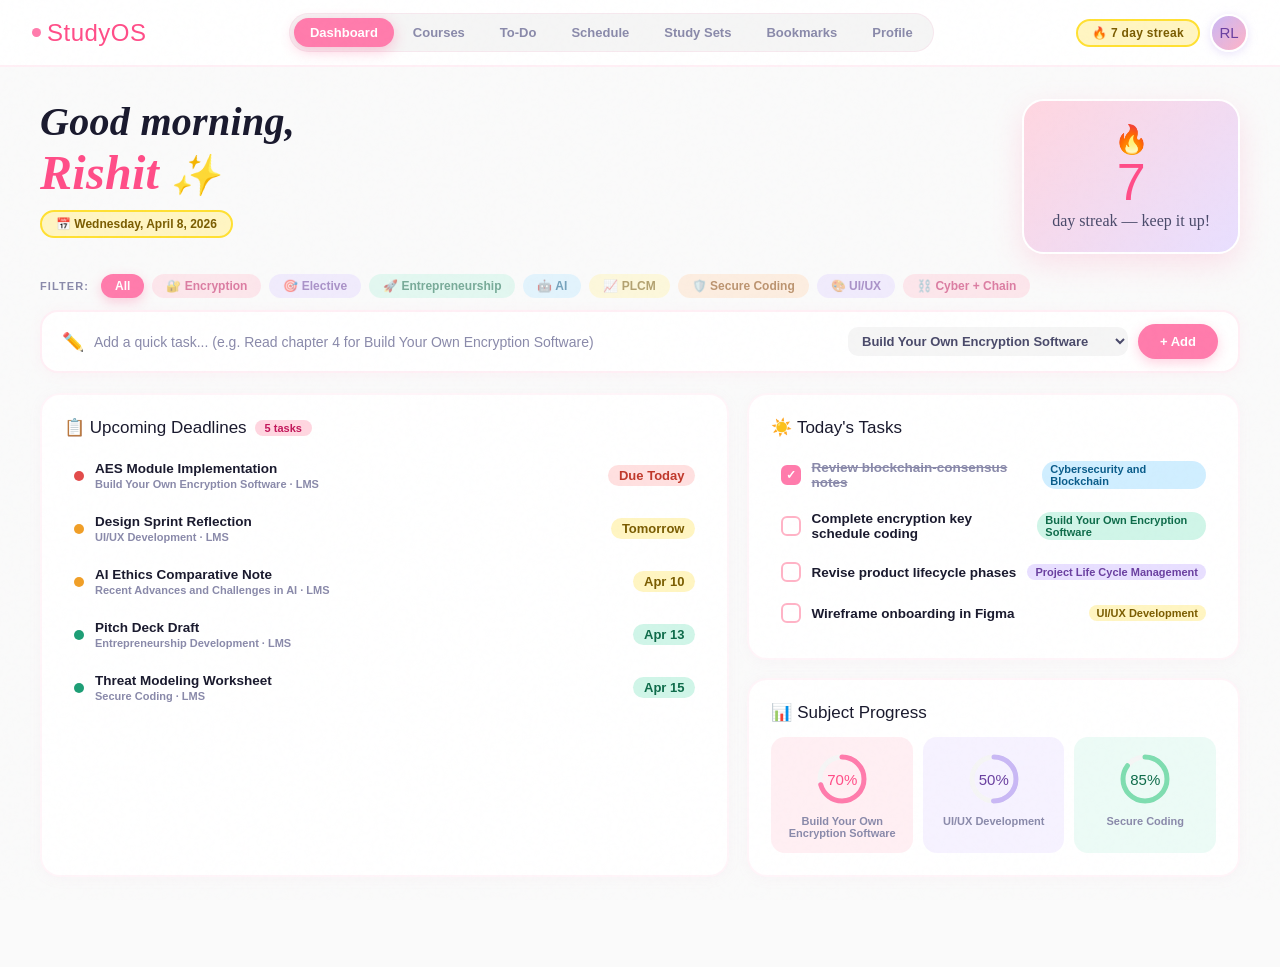
<file: index.html>
<!DOCTYPE html>
<html lang="en">
<head>
<meta charset="UTF-8">
<meta name="viewport" content="width=device-width, initial-scale=1.0">
<meta http-equiv="Content-Security-Policy" content="default-src 'self'; script-src 'self' 'unsafe-inline'; style-src 'self' 'unsafe-inline'; img-src 'self' data: https:; font-src 'self' data:; connect-src 'self'; object-src 'none'; base-uri 'self'; frame-ancestors 'none'; upgrade-insecure-requests">
<meta http-equiv="Referrer-Policy" content="strict-origin-when-cross-origin">
<meta http-equiv="X-Content-Type-Options" content="nosniff">
<title>StudyOS — Your Academic Universe</title>
<link rel="stylesheet" href="assets/css/styles.css">
</head>
<body>

<!-- ============================================================ -->
<!-- NAV -->
<!-- ============================================================ -->
<nav class="nav">
  <div class="nav-logo" onclick="showScreen('dashboard')">
    <span class="logo-dot"></span>
    StudyOS
  </div>
  <div class="nav-tabs">
    <button class="nav-tab active" onclick="showScreen('dashboard')" id="tab-dashboard">Dashboard</button>
    <button class="nav-tab" onclick="showScreen('courses')" id="tab-courses">Courses</button>
    <button class="nav-tab" onclick="showScreen('assignments')" id="tab-assignments">To-Do</button>
    <button class="nav-tab" onclick="showScreen('timetable')" id="tab-timetable">Schedule</button>
    <button class="nav-tab" onclick="showScreen('studysets')" id="tab-studysets">Study Sets</button>
    <button class="nav-tab" onclick="showScreen('bookmarks')" id="tab-bookmarks">Bookmarks</button>
    <button class="nav-tab" onclick="showScreen('profile')" id="tab-profile">Profile</button>
  </div>
  <div class="nav-right">
    <div class="streak-pill">🔥 7 day streak</div>
    <div class="avatar" onclick="showScreen('profile')">RL</div>
  </div>
</nav>

<!-- ============================================================ -->
<!-- SCREEN 1: DASHBOARD -->
<!-- ============================================================ -->
<div class="screen active" id="screen-dashboard">

  <div class="dashboard-hero">
    <div class="greeting-block">
      <h1>Good morning,<br><em>Rishit</em> ✨</h1>
      <div class="date-pill">📅 Wednesday, April 8, 2026</div>
    </div>
    <div class="streak-card-big">
      <div style="font-size:28px;">🔥</div>
      <div class="snum">7</div>
      <div class="slabel">day streak — keep it up!</div>
    </div>
  </div>

  <!-- Subject Filter Chips -->
    <div style="padding:0 40px 12px;display:flex;gap:8px;flex-wrap:wrap;align-items:center;">
    <span style="font-size:11px;font-weight:900;color:var(--text-soft);text-transform:uppercase;letter-spacing:0.1em;margin-right:4px;">Filter:</span>
    <button class="dash-filter-chip active" onclick="filterDashboard(this,'all')" style="background:var(--accent);color:white;border:none;border-radius:50px;padding:5px 14px;font-size:12px;font-weight:800;cursor:pointer;font-family:-apple-system,BlinkMacSystemFont,'Segoe UI',Roboto,Helvetica,Arial,sans-serif;transition:all 0.2s;">All</button>
    <button class="dash-filter-chip" onclick="filterDashboard(this,'Build Your Own Encryption Software')" style="background:var(--pink);color:var(--pink-text);border:none;border-radius:50px;padding:5px 14px;font-size:12px;font-weight:800;cursor:pointer;font-family:-apple-system,BlinkMacSystemFont,'Segoe UI',Roboto,Helvetica,Arial,sans-serif;transition:all 0.2s;">🔐 Encryption</button>
    <button class="dash-filter-chip" onclick="filterDashboard(this,'ATLAS Elective')" style="background:var(--lavender);color:var(--lav-text);border:none;border-radius:50px;padding:5px 14px;font-size:12px;font-weight:800;cursor:pointer;font-family:-apple-system,BlinkMacSystemFont,'Segoe UI',Roboto,Helvetica,Arial,sans-serif;transition:all 0.2s;">🎯 Elective</button>
    <button class="dash-filter-chip" onclick="filterDashboard(this,'Entrepreneurship Development')" style="background:var(--mint);color:var(--mint-text);border:none;border-radius:50px;padding:5px 14px;font-size:12px;font-weight:800;cursor:pointer;font-family:-apple-system,BlinkMacSystemFont,'Segoe UI',Roboto,Helvetica,Arial,sans-serif;transition:all 0.2s;">🚀 Entrepreneurship</button>
    <button class="dash-filter-chip" onclick="filterDashboard(this,'Recent Advances and Challenges in AI')" style="background:var(--sky);color:var(--sky-text);border:none;border-radius:50px;padding:5px 14px;font-size:12px;font-weight:800;cursor:pointer;font-family:-apple-system,BlinkMacSystemFont,'Segoe UI',Roboto,Helvetica,Arial,sans-serif;transition:all 0.2s;">🤖 AI</button>
    <button class="dash-filter-chip" onclick="filterDashboard(this,'Project Life Cycle Management')" style="background:var(--yellow);color:var(--yel-text);border:none;border-radius:50px;padding:5px 14px;font-size:12px;font-weight:800;cursor:pointer;font-family:-apple-system,BlinkMacSystemFont,'Segoe UI',Roboto,Helvetica,Arial,sans-serif;transition:all 0.2s;">📈 PLCM</button>
    <button class="dash-filter-chip" onclick="filterDashboard(this,'Secure Coding')" style="background:var(--peach);color:var(--peach-text);border:none;border-radius:50px;padding:5px 14px;font-size:12px;font-weight:800;cursor:pointer;font-family:-apple-system,BlinkMacSystemFont,'Segoe UI',Roboto,Helvetica,Arial,sans-serif;transition:all 0.2s;">🛡️ Secure Coding</button>
    <button class="dash-filter-chip" onclick="filterDashboard(this,'UI/UX Development')" style="background:var(--lavender);color:var(--lav-text);border:none;border-radius:50px;padding:5px 14px;font-size:12px;font-weight:800;cursor:pointer;font-family:-apple-system,BlinkMacSystemFont,'Segoe UI',Roboto,Helvetica,Arial,sans-serif;transition:all 0.2s;">🎨 UI/UX</button>
    <button class="dash-filter-chip" onclick="filterDashboard(this,'Cybersecurity and Blockchain')" style="background:var(--pink);color:var(--pink-text);border:none;border-radius:50px;padding:5px 14px;font-size:12px;font-weight:800;cursor:pointer;font-family:-apple-system,BlinkMacSystemFont,'Segoe UI',Roboto,Helvetica,Arial,sans-serif;transition:all 0.2s;">⛓️ Cyber + Chain</button>
  </div>

  <div class="quick-add-bar">
    <span style="font-size:18px;">✏️</span>
    <input type="text" placeholder="Add a quick task... (e.g. Read chapter 4 for Build Your Own Encryption Software)" id="quick-input" />
    <select id="quick-subject">
      <option>Build Your Own Encryption Software</option>
      <option>ATLAS Elective</option>
      <option>Entrepreneurship Development</option>
      <option>Recent Advances and Challenges in AI</option>
      <option>Project Life Cycle Management</option>
      <option>Secure Coding</option>
      <option>UI/UX Development</option>
      <option>Cybersecurity and Blockchain</option>
    </select>
    <button class="btn-accent" onclick="addQuickTask()">+ Add</button>
  </div>

  <div class="dashboard-grid">
    <div class="dash-card">
      <div class="dash-card-title">📋 Upcoming Deadlines <span class="tag">5 tasks</span></div>
      <div class="deadline-item" data-course="Build Your Own Encryption Software">
        <div class="deadline-dot" style="background:#E24B4A;"></div>
        <div class="deadline-info">
          <div class="deadline-name">AES Module Implementation</div>
          <div class="deadline-sub">Build Your Own Encryption Software · LMS</div>
        </div>
        <div class="deadline-badge badge-urgent">Due Today</div>
      </div>
      <div class="deadline-item" data-course="ATLAS Elective">
        <div class="deadline-dot" style="background:#F09F27;"></div>
        <div class="deadline-info">
          <div class="deadline-name">Design Sprint Reflection</div>
          <div class="deadline-sub">UI/UX Development · LMS</div>
        </div>
        <div class="deadline-badge badge-soon">Tomorrow</div>
      </div>
      <div class="deadline-item" data-course="Secure Coding Lit">
        <div class="deadline-dot" style="background:#F09F27;"></div>
        <div class="deadline-info">
          <div class="deadline-name">AI Ethics Comparative Note</div>
          <div class="deadline-sub">Recent Advances and Challenges in AI · LMS</div>
        </div>
        <div class="deadline-badge badge-soon">Apr 10</div>
      </div>
      <div class="deadline-item" data-course="Cybersecurity and Blockchain">
        <div class="deadline-dot" style="background:#1D9E75;"></div>
        <div class="deadline-info">
          <div class="deadline-name">Pitch Deck Draft</div>
          <div class="deadline-sub">Entrepreneurship Development · LMS</div>
        </div>
        <div class="deadline-badge badge-ok">Apr 13</div>
      </div>
      <div class="deadline-item" data-course="Project Life Cycle Management">
        <div class="deadline-dot" style="background:#1D9E75;"></div>
        <div class="deadline-info">
          <div class="deadline-name">Threat Modeling Worksheet</div>
          <div class="deadline-sub">Secure Coding · LMS</div>
        </div>
        <div class="deadline-badge badge-ok">Apr 15</div>
      </div>
    </div>

    <div style="display:flex;flex-direction:column;gap:18px;">
      <div class="dash-card">
        <div class="dash-card-title">☀️ Today's Tasks</div>
        <div class="task-check" onclick="toggleTask(this)" data-course="Cybersecurity and Blockchain">
          <div class="check-box checked"></div>
          <div class="task-text done">Review blockchain-consensus notes</div>
          <div class="task-course-tag" style="background:var(--sky);color:var(--sky-text);">Cybersecurity and Blockchain</div>
        </div>
        <div class="task-check" onclick="toggleTask(this)" data-course="Build Your Own Encryption Software">
          <div class="check-box"></div>
          <div class="task-text">Complete encryption key schedule coding</div>
          <div class="task-course-tag" style="background:var(--mint);color:var(--mint-text);">Build Your Own Encryption Software</div>
        </div>
        <div class="task-check" onclick="toggleTask(this)" data-course="Project Life Cycle Management">
          <div class="check-box"></div>
          <div class="task-text">Revise product lifecycle phases</div>
          <div class="task-course-tag" style="background:var(--lavender);color:var(--lav-text);">Project Life Cycle Management</div>
        </div>
        <div class="task-check" onclick="toggleTask(this)" data-course="ATLAS Elective">
          <div class="check-box"></div>
          <div class="task-text">Wireframe onboarding in Figma</div>
          <div class="task-course-tag" style="background:var(--yellow);color:var(--yel-text);">UI/UX Development</div>
        </div>
        <div id="quick-tasks"></div>
      </div>

      <div class="dash-card">
        <div class="dash-card-title">📊 Subject Progress</div>
        <div class="progress-section">
          <div class="progress-item" style="background:rgba(255,214,224,0.4);border-radius:14px;">
            <div class="progress-ring-wrap">
              <svg width="56" height="56" viewBox="0 0 56 56">
                <circle cx="28" cy="28" r="22" fill="none" stroke="var(--bg2)" stroke-width="5"/>
                <circle cx="28" cy="28" r="22" fill="none" stroke="var(--accent)" stroke-width="5" stroke-dasharray="138.2" stroke-dashoffset="41" stroke-linecap="round"/>
              </svg>
              <div class="progress-ring-center" style="color:var(--accent2);">70%</div>
            </div>
            <div class="progress-label">Build Your Own Encryption Software</div>
          </div>
          <div class="progress-item" style="background:rgba(232,223,255,0.4);border-radius:14px;">
            <div class="progress-ring-wrap">
              <svg width="56" height="56" viewBox="0 0 56 56">
                <circle cx="28" cy="28" r="22" fill="none" stroke="var(--bg2)" stroke-width="5"/>
                <circle cx="28" cy="28" r="22" fill="none" stroke="var(--lavender2)" stroke-width="5" stroke-dasharray="138.2" stroke-dashoffset="69" stroke-linecap="round"/>
              </svg>
              <div class="progress-ring-center" style="color:var(--lav-text);">50%</div>
            </div>
            <div class="progress-label">UI/UX Development</div>
          </div>
          <div class="progress-item" style="background:rgba(208,245,232,0.4);border-radius:14px;">
            <div class="progress-ring-wrap">
              <svg width="56" height="56" viewBox="0 0 56 56">
                <circle cx="28" cy="28" r="22" fill="none" stroke="var(--bg2)" stroke-width="5"/>
                <circle cx="28" cy="28" r="22" fill="none" stroke="var(--mint2)" stroke-width="5" stroke-dasharray="138.2" stroke-dashoffset="21" stroke-linecap="round"/>
              </svg>
              <div class="progress-ring-center" style="color:var(--mint-text);">85%</div>
            </div>
            <div class="progress-label">Secure Coding</div>
          </div>
        </div>
      </div>
    </div>
  </div>
</div>

<!-- ============================================================ -->
<!-- SCREEN 2: COURSES -->
<!-- ============================================================ -->
<div class="screen" id="screen-courses">
  <div class="page-header">
    <div>
      <h2>Your Course Folders 📁</h2>
      <p>8 courses · Semester 2, 2026</p>
    </div>
    <button class="btn-dark" onclick="openAddCourseModal()">＋ Add Course</button>
  </div>

  <div class="courses-grid">
    <div class="folder-card" onclick="openCourse('Build Your Own Encryption Software')">
      <div class="folder-tab" style="background:var(--c-chem);"></div>
      <div class="folder-body" style="background:var(--c-chem);">
        <span class="folder-emoji">🧪</span>
        <div class="folder-name">Build Your Own Encryption Software</div>
        <div class="folder-sub">Mrs. Sharma · MON WED FRI</div>
        <div class="folder-stats">
          <span class="folder-stat">4 tasks</span>
          <span class="folder-stat">12 notes</span>
          <span class="folder-stat">3 links</span>
        </div>
      </div>
    </div>

    <div class="folder-card" onclick="openCourse('ATLAS Elective')">
      <div class="folder-tab" style="background:var(--c-math);"></div>
      <div class="folder-body" style="background:var(--c-math);">
        <span class="folder-emoji">📐</span>
        <div class="folder-name">ATLAS Elective</div>
        <div class="folder-sub">Mr. Patel · TUE THU SAT</div>
        <div class="folder-stats">
          <span class="folder-stat">6 tasks</span>
          <span class="folder-stat">8 notes</span>
          <span class="folder-stat">5 links</span>
        </div>
      </div>
    </div>

    <div class="folder-card" onclick="openCourse('Secure Coding Lit')">
      <div class="folder-tab" style="background:var(--c-eng);"></div>
      <div class="folder-body" style="background:var(--c-eng);">
        <span class="folder-emoji">📖</span>
        <div class="folder-name">Secure Coding Literature</div>
        <div class="folder-sub">Ms. D'Souza · MON TUE WED</div>
        <div class="folder-stats">
          <span class="folder-stat">2 tasks</span>
          <span class="folder-stat">15 notes</span>
          <span class="folder-stat">7 links</span>
        </div>
      </div>
    </div>

    <div class="folder-card" onclick="openCourse('Cybersecurity and Blockchain')">
      <div class="folder-tab" style="background:var(--c-hist);"></div>
      <div class="folder-body" style="background:var(--c-hist);">
        <span class="folder-emoji">🌍</span>
        <div class="folder-name">Cybersecurity and Blockchain</div>
        <div class="folder-sub">Mr. Khan · WED FRI</div>
        <div class="folder-stats">
          <span class="folder-stat">3 tasks</span>
          <span class="folder-stat">20 notes</span>
          <span class="folder-stat">4 links</span>
        </div>
      </div>
    </div>

    <div class="folder-card" onclick="openCourse('Project Life Cycle Management')">
      <div class="folder-tab" style="background:var(--c-bio);"></div>
      <div class="folder-body" style="background:var(--c-bio);">
        <span class="folder-emoji">🔬</span>
        <div class="folder-name">Project Life Cycle Management</div>
        <div class="folder-sub">Ms. Iyer · TUE THU</div>
        <div class="folder-stats">
          <span class="folder-stat">5 tasks</span>
          <span class="folder-stat">18 notes</span>
          <span class="folder-stat">6 links</span>
        </div>
      </div>
    </div>

    <div class="folder-card" onclick="openCourse('Secure Coding')">
      <div class="folder-tab" style="background:var(--c-phys);"></div>
      <div class="folder-body" style="background:var(--c-phys);">
        <span class="folder-emoji">⚡</span>
        <div class="folder-name">Secure Coding</div>
        <div class="folder-sub">Mr. Nair · MON WED SAT</div>
        <div class="folder-stats">
          <span class="folder-stat">3 tasks</span>
          <span class="folder-stat">10 notes</span>
          <span class="folder-stat">2 links</span>
        </div>
      </div>
    </div>
  </div>
</div>

<!-- ============================================================ -->
<!-- SCREEN 3: ASSIGNMENTS / TO-DO -->
<!-- ============================================================ -->
<div class="screen" id="screen-assignments">
  <div class="assignments-layout">
    <div class="assignments-sidebar">
      <div class="sidebar-label">Filter</div>
      <button class="filter-btn active" onclick="filterStatus(this,'all')">📋 All Tasks</button>
      <button class="filter-btn" onclick="filterStatus(this,'ongoing')">⏳ Ongoing</button>
      <button class="filter-btn" onclick="filterStatus(this,'missed')">⚠️ Missed</button>
      <button class="filter-btn" onclick="filterStatus(this,'completed')">✅ Completed</button>

      <div class="sidebar-label">By Course</div>
            <button class="filter-btn" onclick="filterCourse(this,'all')"><div class="filter-dot" style="background:var(--text-soft);"></div>All Courses</button>
      <button class="filter-btn" id="sb-Build Your Own Encryption Software" onclick="filterCourse(this,'Build Your Own Encryption Software')"><div class="filter-dot" style="background:var(--accent);"></div>Build Your Own Encryption Software</button>
      <button class="filter-btn" id="sb-ATLAS Elective" onclick="filterCourse(this,'ATLAS Elective')"><div class="filter-dot" style="background:var(--lavender2);"></div>ATLAS Elective</button>
      <button class="filter-btn" id="sb-Entrepreneurship Development" onclick="filterCourse(this,'Entrepreneurship Development')"><div class="filter-dot" style="background:var(--mint2);"></div>Entrepreneurship Development</button>
      <button class="filter-btn" id="sb-Recent Advances and Challenges in AI" onclick="filterCourse(this,'Recent Advances and Challenges in AI')"><div class="filter-dot" style="background:var(--sky2);"></div>Recent Advances and Challenges in AI</button>
      <button class="filter-btn" id="sb-Project Life Cycle Management" onclick="filterCourse(this,'Project Life Cycle Management')"><div class="filter-dot" style="background:var(--yellow2);"></div>Project Life Cycle Management</button>
      <button class="filter-btn" id="sb-Secure Coding" onclick="filterCourse(this,'Secure Coding')"><div class="filter-dot" style="background:var(--peach2);"></div>Secure Coding</button>
      <button class="filter-btn" id="sb-UI/UX Development" onclick="filterCourse(this,'UI/UX Development')"><div class="filter-dot" style="background:var(--lavender2);"></div>UI/UX Development</button>
      <button class="filter-btn" id="sb-Cybersecurity and Blockchain" onclick="filterCourse(this,'Cybersecurity and Blockchain')"><div class="filter-dot" style="background:var(--accent);"></div>Cybersecurity and Blockchain</button>
    </div>

    <div class="assignments-main">
      <div class="assignments-top">
        <div>
          <h2 id="todo-title">All Tasks</h2>
          <div id="active-course-chip" style="display:none;">
            <span class="course-chip" id="course-chip-inner">
              <span id="chip-label">Build Your Own Encryption Software</span>
              <span class="chip-x" onclick="clearCourseFilter()">✕</span>
            </span>
          </div>
        </div>
        <button class="btn-accent" style="padding:9px 20px;font-size:13px;">＋ New Task</button>
      </div>
      <div id="task-list"></div>
    </div>
  </div>
</div>

<!-- ============================================================ -->
<!-- SCREEN 4: TIMETABLE -->
<!-- ============================================================ -->
<div class="screen" id="screen-timetable">
  <div class="timetable-header">
    <div>
      <h2 style="font-family:'Fredoka One',cursive;">📅 Class Schedule</h2>
      <p style="font-size:13px;color:var(--text-soft);font-weight:700;margin-top:3px;">Week of April 7–11, 2026</p>
    </div>
    <div class="week-nav">
      <button>‹</button>
      <span>Apr 7 – Apr 11</span>
      <button>›</button>
    </div>
  </div>

  <div class="timetable-wrap">
    <div class="timetable">
      <div class="tt-header-cell"></div>
      <div class="tt-header-cell">Mon</div>
      <div class="tt-header-cell tt-today-col">Tue ★</div>
      <div class="tt-header-cell">Wed</div>
      <div class="tt-header-cell">Thu</div>
      <div class="tt-header-cell">Fri</div>

      <!-- 8 AM -->
      <div class="tt-time">8:00</div>
      <div class="tt-cell"><div class="tt-class" style="background:rgba(255,214,224,0.7);border-color:var(--accent);cursor:pointer;" onclick="openClassDetail('Build Your Own Encryption Software','🧪','Mon 8:00–9:00 AM','Lab 2','Organic Build Your Own Encryption Software unit — functional groups and reaction mechanisms. Mrs. Sharma will demonstrate oxidation reactions today.',['Lab report due TODAY — submit before 11pm','Bring safety goggles to the lab','Pre-read Chapter 8, pages 145–160'],'var(--pink)')"><div class="tt-class-name">Build Your Own Encryption Software</div><div class="tt-class-room">Lab 2</div></div></div>
      <div class="tt-cell" style="background:rgba(250,250,250,0.5);"></div>
      <div class="tt-cell"><div class="tt-class" style="background:rgba(255,214,224,0.7);border-color:var(--accent);cursor:pointer;" onclick="openClassDetail('Build Your Own Encryption Software','🧪','Wed 8:00–9:00 AM','Lab 2','Continuing organic chemistry — alcohols, ketones and esters. Quiz on functional groups next Friday!',['Study functional group chart before class','Test next Friday — start revising now'],'var(--pink)')"><div class="tt-class-name">Build Your Own Encryption Software</div><div class="tt-class-room">Lab 2</div></div></div>
      <div class="tt-cell" style="background:rgba(250,250,250,0.5);"></div>
      <div class="tt-cell"><div class="tt-class" style="background:rgba(255,214,224,0.7);border-color:var(--accent);cursor:pointer;" onclick="openClassDetail('Build Your Own Encryption Software','🧪','Fri 8:00–9:00 AM','Lab 2','Lab practical session — you\'ll be titrating solutions. Results write-up due Monday.',['Complete pre-lab questions','Bring calculator for titration calculations'],'var(--pink)')"><div class="tt-class-name">Build Your Own Encryption Software</div><div class="tt-class-room">Lab 2</div></div></div>

      <!-- 9 AM -->
      <div class="tt-time">9:00</div>
      <div class="tt-cell" style="background:rgba(250,250,250,0.5);"></div>
      <div class="tt-cell"><div class="tt-class" style="background:rgba(232,223,255,0.7);border-color:var(--lavender2);cursor:pointer;" onclick="openClassDetail('ATLAS Elective','📐','Tue 9:00–10:00 AM','Room 301','Trigonometry deep dive — Ex 4.3 to 4.8. Mr. Patel will work through sine and cosine rules on the board.',['Problem set due Apr 9 — almost done?','Review double-angle formulas before class'],'var(--lavender)')"><div class="tt-class-name">ATLAS Elective</div><div class="tt-class-room">Room 301</div></div></div>
      <div class="tt-cell" style="background:rgba(250,250,250,0.5);"></div>
      <div class="tt-cell"><div class="tt-class" style="background:rgba(232,223,255,0.7);border-color:var(--lavender2);cursor:pointer;" onclick="openClassDetail('ATLAS Elective','📐','Thu 9:00–10:00 AM','Room 301','Calculus introduction — limits and derivatives. Practice questions handed out in class.',['Bring your textbook and graph paper'],'var(--lavender)')"><div class="tt-class-name">ATLAS Elective</div><div class="tt-class-room">Room 301</div></div></div>
      <div class="tt-cell" style="background:rgba(250,250,250,0.5);"></div>

      <!-- 10 AM -->
      <div class="tt-time">10:00</div>
      <div class="tt-cell"><div class="tt-class" style="background:rgba(208,245,232,0.7);border-color:var(--mint2);cursor:pointer;" onclick="openClassDetail('Secure Coding Lit','📖','Mon 10:00–11:00 AM','Room 204','Hamlet Act 4 analysis — themes of revenge and madness. Essay due Apr 10, 1000 words.',['Shakespeare essay due Apr 10!','Read Act 4 before class','Check SparkNotes for character analysis'],'var(--mint)')"><div class="tt-class-name">Secure Coding Lit</div><div class="tt-class-room">Room 204</div></div></div>
      <div class="tt-cell"><div class="tt-class" style="background:rgba(208,245,232,0.7);border-color:var(--mint2);cursor:pointer;" onclick="openClassDetail('Secure Coding Lit','📖','Tue 10:00–11:00 AM','Room 204','Peer review session — swap drafts with a partner. Ms. D\'Souza will provide feedback sheets.',['Bring printed draft for peer review','Submit final essay on Canvas Apr 10'],'var(--mint)')"><div class="tt-class-name">Secure Coding Lit</div><div class="tt-class-room">Room 204</div></div></div>
      <div class="tt-cell"><div class="tt-class" style="background:rgba(208,245,232,0.7);border-color:var(--mint2);cursor:pointer;" onclick="openClassDetail('Secure Coding Lit','📖','Wed 10:00–11:00 AM','Room 204','Final essay guidance — Ms. D\'Souza reviews common mistakes. Last class before submission.',['Final submission due Apr 10 on Canvas!','Check the essay rubric on Google Classroom'],'var(--mint)')"><div class="tt-class-name">Secure Coding Lit</div><div class="tt-class-room">Room 204</div></div></div>
      <div class="tt-cell" style="background:rgba(250,250,250,0.5);"></div>
      <div class="tt-cell" style="background:rgba(250,250,250,0.5);"></div>

      <!-- 11 AM -->
      <div class="tt-time">11:00</div>
      <div class="tt-cell" style="background:rgba(250,250,250,0.5);"></div>
      <div class="tt-cell" style="background:rgba(250,250,250,0.5);"></div>
      <div class="tt-cell"><div class="tt-class" style="background:rgba(208,238,255,0.7);border-color:var(--sky2);cursor:pointer;" onclick="openClassDetail('Cybersecurity and Blockchain','🌍','Wed 11:00 AM–12:00 PM','Room 110','World War II — Pacific Theatre and D-Day. Mr. Khan will show documentary clips.',['Timeline diagram due Apr 13','Download template from Google Classroom','Revise key dates: 1939, 1941, 1944, 1945'],'var(--sky)')"><div class="tt-class-name">Cybersecurity and Blockchain</div><div class="tt-class-room">Room 110</div></div></div>
      <div class="tt-cell" style="background:rgba(250,250,250,0.5);"></div>
      <div class="tt-cell"><div class="tt-class" style="background:rgba(208,238,255,0.7);border-color:var(--sky2);cursor:pointer;" onclick="openClassDetail('Cybersecurity and Blockchain','🌍','Fri 11:00 AM–12:00 PM','Room 110','Primary sources analysis — reading wartime letters and government documents.',['Chapter 12 reading — done ✓','Timeline diagram due Apr 13'],'var(--sky)')"><div class="tt-class-name">Cybersecurity and Blockchain</div><div class="tt-class-room">Room 110</div></div></div>

      <!-- Lunch -->
      <div class="tt-time" style="color:var(--text-xsoft);">12:00</div>
      <div class="tt-cell" style="background:rgba(255,245,194,0.4);border-color:rgba(255,224,51,0.2);"><div style="padding:8px;font-size:10px;font-weight:800;color:var(--yel-text);opacity:0.6;">☕ Lunch</div></div>
      <div class="tt-cell" style="background:rgba(255,245,194,0.4);border-color:rgba(255,224,51,0.2);"><div style="padding:8px;font-size:10px;font-weight:800;color:var(--yel-text);opacity:0.6;">☕ Lunch</div></div>
      <div class="tt-cell" style="background:rgba(255,245,194,0.4);border-color:rgba(255,224,51,0.2);"><div style="padding:8px;font-size:10px;font-weight:800;color:var(--yel-text);opacity:0.6;">☕ Lunch</div></div>
      <div class="tt-cell" style="background:rgba(255,245,194,0.4);border-color:rgba(255,224,51,0.2);"><div style="padding:8px;font-size:10px;font-weight:800;color:var(--yel-text);opacity:0.6;">☕ Lunch</div></div>
      <div class="tt-cell" style="background:rgba(255,245,194,0.4);border-color:rgba(255,224,51,0.2);"><div style="padding:8px;font-size:10px;font-weight:800;color:var(--yel-text);opacity:0.6;">☕ Lunch</div></div>

      <!-- 1 PM -->
      <div class="tt-time">1:00</div>
      <div class="tt-cell" style="background:rgba(250,250,250,0.5);"></div>
      <div class="tt-cell"><div class="tt-class" style="background:rgba(255,245,194,0.7);border-color:var(--yellow2);cursor:pointer;" onclick="openClassDetail('Project Life Cycle Management','🔬','Tue 1:00–2:00 PM','Lab 3','Cell division — mitosis vs meiosis. Ms. Iyer will use slides of onion root tips.',['Cell division diagram due Apr 15','Memorise the 4 stages of mitosis','Bring coloured pencils for diagram work'],'var(--yellow)')"><div class="tt-class-name">Project Life Cycle Management</div><div class="tt-class-room">Lab 3</div></div></div>
      <div class="tt-cell" style="background:rgba(250,250,250,0.5);"></div>
      <div class="tt-cell"><div class="tt-class" style="background:rgba(255,245,194,0.7);border-color:var(--yellow2);cursor:pointer;" onclick="openClassDetail('Project Life Cycle Management','🔬','Thu 1:00–2:00 PM','Lab 3','Osmosis experiment — potato cylinders in salt solutions. Practical write-up in class.',['Diagram due Apr 15 — start early','Review osmosis definition'],'var(--yellow)')"><div class="tt-class-name">Project Life Cycle Management</div><div class="tt-class-room">Lab 3</div></div></div>
      <div class="tt-cell" style="background:rgba(250,250,250,0.5);"></div>

      <!-- 2 PM -->
      <div class="tt-time">2:00</div>
      <div class="tt-cell"><div class="tt-class" style="background:rgba(255,228,204,0.7);border-color:var(--peach2);cursor:pointer;" onclick="openClassDetail('Secure Coding','⚡','Mon 2:00–3:00 PM','Room 105','Newton\'s Laws of Motion — forces, friction, and free body diagrams. Problem sheet handed out.',['Newton\'s Laws problem sheet due Apr 16','Read Chapter 6 summary','Practice drawing free body diagrams'],'var(--peach)')"><div class="tt-class-name">Secure Coding</div><div class="tt-class-room">Room 105</div></div></div>
      <div class="tt-cell" style="background:rgba(250,250,250,0.5);"></div>
      <div class="tt-cell"><div class="tt-class" style="background:rgba(255,228,204,0.7);border-color:var(--peach2);cursor:pointer;" onclick="openClassDetail('Secure Coding','⚡','Wed 2:00–3:00 PM','Room 105','Energy conservation — kinetic and potential energy problems. Past paper practice.',['Problem sheet due Apr 16','Chapter 6 summary — done ✓'],'var(--peach)')"><div class="tt-class-name">Secure Coding</div><div class="tt-class-room">Room 105</div></div></div>
      <div class="tt-cell" style="background:rgba(250,250,250,0.5);"></div>
      <div class="tt-cell" style="background:rgba(250,250,250,0.5);"></div>
    </div>
  </div>

  <div class="tt-legend">
    <span><span class="tt-legend-dot" style="background:rgba(255,214,224,0.8);border-color:var(--accent);"></span>Build Your Own Encryption Software</span>
    <span><span class="tt-legend-dot" style="background:rgba(232,223,255,0.8);border-color:var(--lavender2);"></span>ATLAS Elective</span>
    <span><span class="tt-legend-dot" style="background:rgba(208,245,232,0.8);border-color:var(--mint2);"></span>Secure Coding Lit</span>
    <span><span class="tt-legend-dot" style="background:rgba(208,238,255,0.8);border-color:var(--sky2);"></span>Cybersecurity and Blockchain</span>
    <span><span class="tt-legend-dot" style="background:rgba(255,245,194,0.8);border-color:var(--yellow2);"></span>Project Life Cycle Management</span>
    <span><span class="tt-legend-dot" style="background:rgba(255,228,204,0.8);border-color:var(--peach2);"></span>Secure Coding</span>
  </div>
</div>

<!-- ============================================================ -->
<!-- SCREEN 5: STUDY SETS — REDESIGNED -->
<!-- ============================================================ -->
<div class="screen" id="screen-studysets">
  <div class="page-header">
    <div>
      <h2>Study Sets ✨</h2>
      <p>Pick a set to start practising</p>
    </div>
    <button class="btn-accent" onclick="openNewSetModal()">＋ New Set</button>
  </div>

  <!-- Folder grid ALWAYS visible at top -->
  <div style="padding:0 40px 28px;">
    <div class="studysets-grid" id="studysets-grid">
      <!-- Rendered by JS -->
    </div>
  </div>

  <!-- Flashcard section — hidden by default, revealed when a set folder is clicked -->
  <div id="flashcard-section" style="display:none;padding:0 40px 40px;animation:slideUp 0.4s ease;">
    <div style="display:flex;align-items:center;gap:10px;margin-bottom:18px;">
      <div style="height:2px;flex:1;background:var(--bg2);border-radius:2px;"></div>
      <div style="font-family:'Caveat',cursive;font-size:15px;color:var(--text-soft);font-weight:700;">Practising now ↓</div>
      <div style="height:2px;flex:1;background:var(--bg2);border-radius:2px;"></div>
    </div>
    <div class="flashcard-panel" style="max-width:none;width:100%;margin:0;">
      <div class="fc-set-title">
        <span id="fc-emoji">🧪</span>
        <span id="fc-title">Organic Build Your Own Encryption Software</span>
      </div>
      <div class="fc-set-meta" id="fc-meta">24 cards · Last studied 2 days ago</div>

      <div class="fc-progress-line">
        <span class="fc-progress-text" id="fc-count">Card 1 of 24</span>
        <div class="fc-progress-bar"><div class="fc-progress-fill" id="fc-fill" style="width:4%;"></div></div>
      </div>

      <div class="flashcard-wrap" id="flashcard" onclick="flipCard()">
        <div class="flashcard-inner">
          <div class="flashcard-front">
            <div class="fc-label">Question</div>
            <div class="fc-q" id="fc-question">What is the functional group of an Alcohol?</div>
            <div class="fc-hint">tap to reveal answer ✦</div>
          </div>
          <div class="flashcard-back">
            <div class="fc-label">Answer</div>
            <div class="fc-q" id="fc-answer">—OH (Hydroxyl group)</div>
            <div class="fc-hint">tap to go back ✦</div>
          </div>
        </div>
      </div>

      <div class="fc-buttons">
        <button class="fc-btn fc-btn-know" onclick="markKnow()">✓ I knew it</button>
        <button class="fc-btn fc-btn-review" onclick="markReview()">✗ Review again</button>
        <button class="fc-btn fc-btn-flip" onclick="flipCard()">↩ Flip Card</button>
        <button class="fc-btn fc-btn-next" onclick="nextCard()">→ Next Card</button>
      </div>
    </div>
  </div>
</div>

<!-- ============================================================ -->
<!-- SCREEN 6: BOOKMARKS — ENHANCED -->
<!-- ============================================================ -->
<div class="screen" id="screen-bookmarks">
  <div class="page-header">
    <div>
      <h2>🔗 Bookmarks & Links</h2>
      <p>All your course resources in one place</p>
    </div>
    <button class="btn-accent">＋ Add Link</button>
  </div>

  <div class="bookmarks-grid">
    <div class="bookmarks-group">
      <div class="bookmarks-group-title"><div class="bm-dot" style="background:var(--accent);"></div>Build Your Own Encryption Software</div>
      <div class="bookmark-item" onclick="openBmModal('Khan Academy — Organic Chem','Build Your Own Encryption Software','Video','khanacademy.org/science/organic-chem','Great intro series on functional groups and reactions. Perfect for lab prep! 🧪','var(--pink)','🧪')">
        <div class="bm-favicon" style="background:var(--pink);">🧪</div>
        <div class="bm-info">
          <div class="bm-name">Khan Academy — Organic Chem</div>
          <div class="bm-url">khanacademy.org/science/organic-chem</div>
        </div>
        <span class="bm-tag" style="background:var(--pink);color:var(--pink-text);">Video</span>
        <button class="bm-open-btn">↗</button>
      </div>
      <div class="bookmark-item" onclick="openBmModal('Lab Report Template — Mrs. Sharma','Build Your Own Encryption Software','Classroom','classroom.google.com/c/chm2026','Official template from Mrs. Sharma. Required format for all chem submissions. 📋','var(--mint)','📄')">
        <div class="bm-favicon" style="background:var(--pink);">📄</div>
        <div class="bm-info">
          <div class="bm-name">Lab Report Template — Mrs. Sharma</div>
          <div class="bm-url">classroom.google.com/c/chm2026</div>
        </div>
        <span class="bm-tag" style="background:var(--mint);color:var(--mint-text);">Classroom</span>
        <button class="bm-open-btn">↗</button>
      </div>
      <div class="bookmark-item" onclick="openBmModal('NCERT Build Your Own Encryption Software Part 2 PDF','Build Your Own Encryption Software','PDF','ncert.nic.in/textbook/pdf/lech202','Chapters 10–16. Bookmark pages 85 and 134 for exam! 📖','var(--sky)','📝')">
        <div class="bm-favicon" style="background:var(--pink);">📝</div>
        <div class="bm-info">
          <div class="bm-name">NCERT Build Your Own Encryption Software Part 2 PDF</div>
          <div class="bm-url">ncert.nic.in/textbook/pdf/lech202</div>
        </div>
        <span class="bm-tag" style="background:var(--sky);color:var(--sky-text);">PDF</span>
        <button class="bm-open-btn">↗</button>
      </div>
    </div>

    <div class="bookmarks-group">
      <div class="bookmarks-group-title"><div class="bm-dot" style="background:var(--lavender2);"></div>ATLAS Elective</div>
      <div class="bookmark-item" onclick="openBmModal('Desmos Graphing Calculator','ATLAS Elective','Tool','desmos.com/calculator','Best free graphing tool. Use for all trig and calculus visualisations. 📐','var(--lavender)','📐')">
        <div class="bm-favicon" style="background:var(--lavender);">📐</div>
        <div class="bm-info">
          <div class="bm-name">Desmos Graphing Calculator</div>
          <div class="bm-url">desmos.com/calculator</div>
        </div>
        <span class="bm-tag" style="background:var(--lavender);color:var(--lav-text);">Tool</span>
        <button class="bm-open-btn">↗</button>
      </div>
      <div class="bookmark-item" onclick="openBmModal('3Blue1Brown — Trig Visualized','ATLAS Elective','Video','youtube.com/watch?v=yBw0N3...','Stunning visual explanation of trig. Watch before Ex. 4.3 for sure! 🎥','var(--pink)','🎥')">
        <div class="bm-favicon" style="background:var(--lavender);">🎥</div>
        <div class="bm-info">
          <div class="bm-name">3Blue1Brown — Trig Visualized</div>
          <div class="bm-url">youtube.com/watch?v=yBw0N3...</div>
        </div>
        <span class="bm-tag" style="background:var(--pink);color:var(--pink-text);">Video</span>
        <button class="bm-open-btn">↗</button>
      </div>
      <div class="bookmark-item" onclick="openBmModal('Canvas — UI/UX Development Assignment Portal','ATLAS Elective','Canvas','canvas.instructure.com/courses/mth','Submit all maths assignments here. Check announcements every Monday. 📋','var(--mint)','📋')">
        <div class="bm-favicon" style="background:var(--lavender);">📋</div>
        <div class="bm-info">
          <div class="bm-name">Canvas — UI/UX Development Assignment Portal</div>
          <div class="bm-url">canvas.instructure.com/courses/mth</div>
        </div>
        <span class="bm-tag" style="background:var(--mint);color:var(--mint-text);">Canvas</span>
        <button class="bm-open-btn">↗</button>
      </div>
    </div>

    <div class="bookmarks-group">
      <div class="bookmarks-group-title"><div class="bm-dot" style="background:var(--mint2);"></div>Secure Coding Literature</div>
      <div class="bookmark-item" onclick="openBmModal('SparkNotes — Hamlet Summary','Secure Coding Lit','Notes','sparknotes.com/shakespeare/hamlet','Full character analysis + theme notes. Great for essay prep! 📖','var(--mint)','📖')">
        <div class="bm-favicon" style="background:var(--mint);">📖</div>
        <div class="bm-info">
          <div class="bm-name">SparkNotes — Hamlet Summary</div>
          <div class="bm-url">sparknotes.com/shakespeare/hamlet</div>
        </div>
        <span class="bm-tag" style="background:var(--mint);color:var(--mint-text);">Notes</span>
        <button class="bm-open-btn">↗</button>
      </div>
      <div class="bookmark-item" onclick="openBmModal('Essay Rubric — Ms. D\'Souza','Secure Coding Lit','Classroom','classroom.google.com/c/eng2026','The official rubric for the Hamlet essay. Must read before submitting! 📝','var(--mint)','📜')">
        <div class="bm-favicon" style="background:var(--mint);">📜</div>
        <div class="bm-info">
          <div class="bm-name">Essay Rubric — Ms. D'Souza</div>
          <div class="bm-url">classroom.google.com/c/eng2026</div>
        </div>
        <span class="bm-tag" style="background:var(--mint);color:var(--mint-text);">Classroom</span>
        <button class="bm-open-btn">↗</button>
      </div>
    </div>

    <div class="bookmarks-group">
      <div class="bookmarks-group-title"><div class="bm-dot" style="background:var(--sky2);"></div>Cybersecurity and Blockchain</div>
      <div class="bookmark-item" onclick="openBmModal('Crash Course — World War II','Cybersecurity and Blockchain','Video','youtube.com/watch?v=Q78COTw...','Quick 12-min summary. Great visual timeline for the diagram assignment! 🌍','var(--sky)','🌍')">
        <div class="bm-favicon" style="background:var(--sky);">🌍</div>
        <div class="bm-info">
          <div class="bm-name">Crash Course — World War II</div>
          <div class="bm-url">youtube.com/watch?v=Q78COTw...</div>
        </div>
        <span class="bm-tag" style="background:var(--pink);color:var(--pink-text);">Video</span>
        <button class="bm-open-btn">↗</button>
      </div>
      <div class="bookmark-item" onclick="openBmModal('Timeline Template — Mr. Khan','Cybersecurity and Blockchain','Classroom','classroom.google.com/c/hist2026','Download the blank timeline here. Due Apr 13! ⚠️','var(--sky)','📄')">
        <div class="bm-favicon" style="background:var(--sky);">📄</div>
        <div class="bm-info">
          <div class="bm-name">Timeline Template — Mr. Khan</div>
          <div class="bm-url">classroom.google.com/c/hist2026</div>
        </div>
        <span class="bm-tag" style="background:var(--mint);color:var(--mint-text);">Classroom</span>
        <button class="bm-open-btn">↗</button>
      </div>
    </div>
  </div>
</div>

<!-- Add Course Modal -->
<div class="bm-modal-overlay" id="add-course-modal" onclick="closeAddCourseModal(event)">
  <div class="bm-modal" style="width:420px;">
    <button class="bm-modal-close" onclick="closeAddCourseModal(null,true)">✕</button>
    <div style="font-family:'Fredoka One',cursive;font-size:20px;margin-bottom:16px;">📁 Add New Course</div>
    <div style="display:grid;grid-template-columns:1fr 1fr;gap:10px;margin-bottom:12px;">
      <div class="id-field" style="grid-column:1/-1;">
        <label style="font-size:10px;font-weight:900;color:var(--text-soft);text-transform:uppercase;letter-spacing:0.08em;display:block;margin-bottom:4px;">Course Name</label>
        <input type="text" id="nc-name" placeholder="e.g. Computer Science" style="width:100%;padding:9px 12px;border-radius:11px;border:2px solid rgba(255,123,172,0.15);font-family:'Inter','Poppins',sans-serif;font-size:13px;font-weight:700;color:var(--text);background:white;outline:none;">
      </div>
      <div class="id-field">
        <label style="font-size:10px;font-weight:900;color:var(--text-soft);text-transform:uppercase;letter-spacing:0.08em;display:block;margin-bottom:4px;">Teacher</label>
        <input type="text" id="nc-teacher" placeholder="e.g. Mr. Sharma" style="width:100%;padding:9px 12px;border-radius:11px;border:2px solid rgba(255,123,172,0.15);font-family:'Inter','Poppins',sans-serif;font-size:13px;font-weight:700;color:var(--text);background:white;outline:none;">
      </div>
      <div class="id-field">
        <label style="font-size:10px;font-weight:900;color:var(--text-soft);text-transform:uppercase;letter-spacing:0.08em;display:block;margin-bottom:4px;">Days</label>
        <input type="text" id="nc-days" placeholder="e.g. MON WED FRI" style="width:100%;padding:9px 12px;border-radius:11px;border:2px solid rgba(255,123,172,0.15);font-family:'Inter','Poppins',sans-serif;font-size:13px;font-weight:700;color:var(--text);background:white;outline:none;">
      </div>
    </div>
    <div style="margin-bottom:14px;">
      <div style="font-size:10px;font-weight:900;color:var(--text-soft);text-transform:uppercase;letter-spacing:0.08em;margin-bottom:8px;">Pick an Emoji & Color</div>
      <div style="display:flex;gap:8px;flex-wrap:wrap;margin-bottom:10px;">
        <span class="nc-emoji-opt selected" onclick="pickCourseEmoji(this,'🎯')" style="font-size:22px;cursor:pointer;padding:4px 8px;border-radius:10px;border:2px solid var(--accent);background:var(--accent-bg);">🎯</span>
        <span class="nc-emoji-opt" onclick="pickCourseEmoji(this,'💻')" style="font-size:22px;cursor:pointer;padding:4px 8px;border-radius:10px;border:2px solid transparent;background:var(--bg2);">💻</span>
        <span class="nc-emoji-opt" onclick="pickCourseEmoji(this,'🎨')" style="font-size:22px;cursor:pointer;padding:4px 8px;border-radius:10px;border:2px solid transparent;background:var(--bg2);">🎨</span>
        <span class="nc-emoji-opt" onclick="pickCourseEmoji(this,'🏃')" style="font-size:22px;cursor:pointer;padding:4px 8px;border-radius:10px;border:2px solid transparent;background:var(--bg2);">🏃</span>
        <span class="nc-emoji-opt" onclick="pickCourseEmoji(this,'🎵')" style="font-size:22px;cursor:pointer;padding:4px 8px;border-radius:10px;border:2px solid transparent;background:var(--bg2);">🎵</span>
        <span class="nc-emoji-opt" onclick="pickCourseEmoji(this,'🌱')" style="font-size:22px;cursor:pointer;padding:4px 8px;border-radius:10px;border:2px solid transparent;background:var(--bg2);">🌱</span>
        <span class="nc-emoji-opt" onclick="pickCourseEmoji(this,'📊')" style="font-size:22px;cursor:pointer;padding:4px 8px;border-radius:10px;border:2px solid transparent;background:var(--bg2);">📊</span>
        <span class="nc-emoji-opt" onclick="pickCourseEmoji(this,'🔭')" style="font-size:22px;cursor:pointer;padding:4px 8px;border-radius:10px;border:2px solid transparent;background:var(--bg2);">🔭</span>
      </div>
      <div style="display:flex;gap:8px;flex-wrap:wrap;">
        <div class="nc-color-opt selected" data-color="var(--pink)" onclick="pickCourseColor(this)" style="width:28px;height:28px;border-radius:50%;background:var(--pink);cursor:pointer;border:3px solid var(--text);"></div>
        <div class="nc-color-opt" data-color="var(--lavender)" onclick="pickCourseColor(this)" style="width:28px;height:28px;border-radius:50%;background:var(--lavender);cursor:pointer;border:3px solid transparent;"></div>
        <div class="nc-color-opt" data-color="var(--mint)" onclick="pickCourseColor(this)" style="width:28px;height:28px;border-radius:50%;background:var(--mint);cursor:pointer;border:3px solid transparent;"></div>
        <div class="nc-color-opt" data-color="var(--sky)" onclick="pickCourseColor(this)" style="width:28px;height:28px;border-radius:50%;background:var(--sky);cursor:pointer;border:3px solid transparent;"></div>
        <div class="nc-color-opt" data-color="var(--yellow)" onclick="pickCourseColor(this)" style="width:28px;height:28px;border-radius:50%;background:var(--yellow);cursor:pointer;border:3px solid transparent;"></div>
        <div class="nc-color-opt" data-color="var(--peach)" onclick="pickCourseColor(this)" style="width:28px;height:28px;border-radius:50%;background:var(--peach);cursor:pointer;border:3px solid transparent;"></div>
      </div>
    </div>
    <div class="bm-modal-actions">
      <button class="bm-modal-btn primary" onclick="addNewCourse()">＋ Add Course</button>
      <button class="bm-modal-btn secondary" onclick="closeAddCourseModal(null,true)">Cancel</button>
    </div>
  </div>
</div>

<!-- Class Detail Modal -->
<div class="bm-modal-overlay" id="class-detail-modal" onclick="closeClassModal(event)">
  <div class="bm-modal" style="width:400px;">
    <button class="bm-modal-close" onclick="closeClassModal(null,true)">✕</button>
    <div style="display:flex;align-items:center;gap:12px;margin-bottom:16px;">
      <div id="cd-icon" style="width:50px;height:50px;border-radius:14px;background:var(--pink);display:flex;align-items:center;justify-content:center;font-size:24px;"></div>
      <div>
        <div id="cd-subject" style="font-family:'Fredoka One',cursive;font-size:20px;color:var(--text);"></div>
        <div id="cd-time" style="font-size:12px;color:var(--text-soft);font-weight:700;margin-top:2px;"></div>
      </div>
    </div>
    <div id="cd-description" style="background:var(--bg);border-radius:12px;padding:12px 14px;font-size:13px;color:var(--text-mid);font-weight:700;line-height:1.6;margin-bottom:12px;border:2px solid rgba(255,123,172,0.08);"></div>
    <div id="cd-reminders" style="display:none;">
      <div style="font-size:11px;font-weight:900;text-transform:uppercase;letter-spacing:0.1em;color:var(--text-soft);margin-bottom:8px;">📌 Reminders</div>
      <div id="cd-reminders-list" style="display:flex;flex-direction:column;gap:6px;"></div>
    </div>
    <div style="margin-top:14px;display:flex;gap:8px;">
      <button class="bm-modal-btn primary" style="flex:1;" onclick="closeClassModal(null,true)">Got it ✓</button>
      <button class="bm-modal-btn secondary" onclick="addClassReminder()">+ Reminder</button>
    </div>
  </div>
</div>

<!-- Bookmark modal -->
<div class="bm-modal-overlay" id="bm-modal-overlay" onclick="closeBmModal(event)">
  <div class="bm-modal">
    <button class="bm-modal-close" onclick="closeBmModal(null,true)">✕</button>
    <div class="bm-modal-icon" id="bm-m-icon" style="background:var(--pink);">🧪</div>
    <div class="bm-modal-title" id="bm-m-title">Khan Academy</div>
    <div class="bm-modal-course" id="bm-m-course" style="background:var(--pink);color:var(--pink-text);">Build Your Own Encryption Software · Video</div>
    <div class="bm-modal-note" id="bm-m-note">Great intro series on functional groups!</div>
    <div class="bm-modal-actions">
      <button class="bm-modal-btn primary">↗ Open Link</button>
      <button class="bm-modal-btn secondary" onclick="closeBmModal(null,true)">Close</button>
    </div>
  </div>
</div>

<!-- ============================================================ -->
<!-- SCREEN 7: PROFILE / STUDENT ID EDITOR -->
<!-- ============================================================ -->
<div class="screen" id="screen-profile">
  <div class="page-header">
    <div>
      <h2>🪪 Profile & Student ID</h2>
      <p>Customise your student card</p>
    </div>
  </div>

  <div class="profile-layout">

    <!-- Left: ID editor -->
    <div class="id-editor-section">
      <div class="id-preview-label">ID Card Preview</div>

      <!-- Live ID card -->
      <div class="id-card-preview" id="id-card-el" style="background:linear-gradient(135deg,#1A1A2E,#2D1B4E);">
        <div class="id-card-top">
          <div class="id-portrait" id="id-portrait-el">😊</div>
          <div class="id-card-right">
            <div class="id-club-logo" id="id-logo-el" style="color:white;">StudyOS</div>
            <div class="id-club-name" id="id-badge-el" style="color:white;">Academic Explorer</div>
          </div>
        </div>
        <hr class="id-divider">
        <div class="id-details-grid">
          <div class="id-detail">
            <div class="id-detail-label">Name</div>
            <div class="id-detail-val" id="id-name-el">Rishit Laddha</div>
          </div>
          <div class="id-detail">
            <div class="id-detail-label">Birthday</div>
            <div class="id-detail-val" id="id-bday-el">2 Nov, 2005</div>
          </div>
          <div class="id-detail">
            <div class="id-detail-label">School</div>
            <div class="id-detail-val" id="id-school-el">Atlas Skilltech University</div>
          </div>
          <div class="id-detail">
            <div class="id-detail-label">Year Level</div>
            <div class="id-detail-val" id="id-year-el">Third Year UgDx</div>
          </div>
        </div>
      </div>

      <!-- Avatar picker -->
      <div class="editor-section-title">Portrait / Avatar</div>
      <div class="avatar-grid" id="avatar-grid"></div>

      <!-- Logo/badge picker -->
      <div class="editor-section-title">Club Badge</div>
      <div class="logo-grid" id="logo-grid"></div>

      <!-- Editable fields -->
      <div class="editor-section-title">Your Info</div>
      <div class="id-fields">
        <div class="id-field">
          <label>Name</label>
          <input type="text" id="inp-name" value="Rishit Laddha" oninput="updateCard()">
        </div>
        <div class="id-field">
          <label>Birthday</label>
          <input type="text" id="inp-bday" value="2 Nov, 2005" oninput="updateCard()">
        </div>
        <div class="id-field">
          <label>School</label>
          <input type="text" id="inp-school" value="Atlas Skilltech University" oninput="updateCard()">
        </div>
        <div class="id-field">
          <label>Year Level</label>
          <input type="text" id="inp-year" value="Third Year UgDx" oninput="updateCard()">
        </div>
      </div>
    </div>

    <!-- Right: Stats + Achievements -->
    <div class="profile-right">
      <div class="profile-right-title">📊 My Stats</div>
      <div class="stats-grid">
        <div class="stat-card">
          <div class="stat-number" style="color:var(--accent2);">23</div>
          <div class="stat-label">Tasks Completed</div>
        </div>
        <div class="stat-card">
          <div class="stat-number" style="color:var(--lav-text);">7</div>
          <div class="stat-label">Day Streak 🔥</div>
        </div>
        <div class="stat-card">
          <div class="stat-number" style="color:var(--mint-text);">142</div>
          <div class="stat-label">Cards Reviewed</div>
        </div>
        <div class="stat-card">
          <div class="stat-number" style="color:var(--sky-text);">6</div>
          <div class="stat-label">Active Courses</div>
        </div>
        <div class="stat-card">
          <div class="stat-number" style="color:var(--yel-text);">18</div>
          <div class="stat-label">Links Saved</div>
        </div>
        <div class="stat-card">
          <div class="stat-number" style="color:var(--peach-text);">5</div>
          <div class="stat-label">Study Sets</div>
        </div>
      </div>

      <div class="profile-right-title" style="margin-top:8px;">🏅 Achievements</div>
      <div class="achievements-grid">
        <div class="achievement"><div class="achievement-icon">🔥</div><div class="achievement-name">7 Day Streak</div></div>
        <div class="achievement"><div class="achievement-icon">📚</div><div class="achievement-name">Bookworm</div></div>
        <div class="achievement"><div class="achievement-icon">⚡</div><div class="achievement-name">Early Bird</div></div>
        <div class="achievement"><div class="achievement-icon">✅</div><div class="achievement-name">On a Roll</div></div>
        <div class="achievement locked"><div class="achievement-icon">🌟</div><div class="achievement-name">30 Day Streak</div></div>
        <div class="achievement locked"><div class="achievement-icon">🏆</div><div class="achievement-name">All A's</div></div>
        <div class="achievement locked"><div class="achievement-icon">💎</div><div class="achievement-name">100 Cards</div></div>
        <div class="achievement locked"><div class="achievement-icon">🚀</div><div class="achievement-name">Semester Pro</div></div>
      </div>
    </div>

  </div>
</div>

<!-- ============================================================ -->
<!-- JAVASCRIPT -->
<!-- ============================================================ -->
<script src="assets/js/app.js" defer></script>
</body>
</html>
</file>
<file: assets/css/styles.css>
/* ============ TASK 5: FOLDERLY-INSPIRED DESIGN SYSTEM ============ */
  :root {
    /* Core background */
    --bg: #FAFAFA;
    --bg2: #F5F5F5;
    --white: #FFFFFF;

    /* Folderly pastels */
    --pink:      #FFD6E0;
    --pink2:     #FFB3C6;
    --pink-text: #C2185B;

    --lavender:  #E8DFFF;
    --lavender2: #C9B8F5;
    --lav-text:  #6A3FA0;

    --mint:      #D0F5E8;
    --mint2:     #7EDDB0;
    --mint-text: #0E6B4A;

    --sky:       #D0EEFF;
    --sky2:      #7DC8EF;
    --sky-text:  #0A5C8A;

    --yellow:    #FFF5C2;
    --yellow2:   #FFE033;
    --yel-text:  #7A5C00;

    --peach:     #FFE4CC;
    --peach2:    #FFB97A;
    --peach-text:#8A4200;

    /* Text */
    --text:      #1A1A2E;
    --text-mid:  #4A4A6A;
    --text-soft: #8A8AAA;
    --text-xsoft:#BBBBCC;

    /* Accent (primary action) */
    --accent:    #FF7BAC;
    --accent2:   #FF4D88;
    --accent-bg: #FFE8F0;

    /* Course colors */
    --c-chem:  #FFD6E0;
    --c-math:  #E8DFFF;
    --c-eng:   #D0F5E8;
    --c-hist:  #D0EEFF;
    --c-bio:   #FFF5C2;
    --c-phys:  #FFE4CC;
  }

  * { margin:0; padding:0; box-sizing:border-box; }

  body {
    font-family:-apple-system, BlinkMacSystemFont, 'Segoe UI', Roboto, Helvetica, Arial, sans-serif;
    background: var(--bg);
    color: var(--text);
    overflow-x: hidden;
  }

  /* noise overlay */
  body::before {
    content:'';
    position:fixed;inset:0;
    background-image:url("data:image/svg+xml,%3Csvg viewBox='0 0 200 200' xmlns='http://www.w3.org/2000/svg'%3E%3Cfilter id='n'%3E%3CfeTurbulence type='fractalNoise' baseFrequency='0.85' numOctaves='4' stitchTiles='stitch'/%3E%3C/filter%3E%3Crect width='100%25' height='100%25' filter='url(%23n)' opacity='0.025'/%3E%3C/svg%3E");
    pointer-events:none;z-index:9999;opacity:0.5;
  }

  .screen { display:none; min-height:100vh; animation:fadeIn 0.35s ease; }
  .screen.active { display:flex; flex-direction:column; }

  @keyframes fadeIn { from{opacity:0;transform:translateY(10px)} to{opacity:1;transform:translateY(0)} }
  @keyframes slideUp { from{opacity:0;transform:translateY(20px)} to{opacity:1;transform:translateY(0)} }
  @keyframes pop { 0%{transform:scale(0.9);opacity:0} 60%{transform:scale(1.03)} 100%{transform:scale(1);opacity:1} }
  @keyframes float { 0%,100%{transform:translateY(0)} 50%{transform:translateY(-7px)} }
  @keyframes spinIn { from{transform:rotate(-10deg) scale(0.8);opacity:0} to{transform:rotate(0) scale(1);opacity:1} }
  @keyframes heartbeat { 0%,100%{transform:scale(1)} 50%{transform:scale(1.08)} }
  @keyframes pinBounce { 0%{transform:translateY(-4px)} 50%{transform:translateY(0)} 100%{transform:translateY(-4px)} }

  /* ===== NAV ===== */
  .nav {
    display:flex; align-items:center; justify-content:space-between;
    padding:13px 32px;
    background:rgba(255,255,255,0.88);
    backdrop-filter:blur(14px);
    border-bottom:2px solid rgba(255,123,172,0.12);
    position:sticky; top:0; z-index:200;
  }

  .nav-logo {
    font-family:'Trebuchet MS', 'Segoe UI', Arial, sans-serif;
    font-size:24px;
    color:var(--accent2);
    cursor:pointer;
    display:flex; align-items:center; gap:6px;
    letter-spacing:0.5px;
  }

  .nav-logo .logo-dot {
    width:9px; height:9px; background:var(--accent);
    border-radius:50%; animation:float 2s ease-in-out infinite;
    display:inline-block;
  }

  .nav-tabs {
    display:flex; gap:3px;
    background:var(--bg2);
    border-radius:50px; padding:4px;
    border:1.5px solid rgba(255,123,172,0.1);
  }

  .nav-tab {
    padding:7px 16px; border-radius:50px;
    font-size:13px; font-weight:700;
    cursor:pointer; transition:all 0.2s ease;
    color:var(--text-soft); border:none;
    background:transparent; font-family:-apple-system, BlinkMacSystemFont, 'Segoe UI', Roboto, Helvetica, Arial, sans-serif;
  }
  .nav-tab:hover { color:var(--text); background:var(--pink); }
  .nav-tab.active { background:var(--accent); color:white; box-shadow:0 4px 14px rgba(255,77,136,0.3); }

  .nav-right { display:flex; align-items:center; gap:10px; }

  .streak-pill {
    display:inline-flex; align-items:center; gap:5px;
    background:var(--yellow); color:var(--yel-text);
    border:2px solid var(--yellow2);
    border-radius:50px; padding:5px 14px;
    font-size:12px; font-weight:800;
    font-family:'Trebuchet MS', 'Segoe UI', Arial, sans-serif; letter-spacing:0.3px;
  }

  .avatar {
    width:38px; height:38px; border-radius:50%;
    background:linear-gradient(135deg, var(--lavender2), var(--pink2));
    display:flex; align-items:center; justify-content:center;
    font-family:'Trebuchet MS', 'Segoe UI', Arial, sans-serif; font-size:15px;
    color:var(--lav-text); cursor:pointer;
    border:2px solid white; box-shadow:0 2px 10px rgba(201,184,245,0.4);
  }

  /* ===== SHARED COMPONENTS ===== */
  .page-header {
    padding:32px 40px 20px;
    display:flex; align-items:flex-start; justify-content:space-between;
  }
  .page-header h2 {
    font-family:Georgia, 'Times New Roman', serif;
    font-size:30px; color:var(--text); letter-spacing:0.3px;
    font-weight:700; font-style:italic;
  }
  .page-header p { font-size:13px; color:var(--text-soft); margin-top:4px; font-weight:600; }

  .btn-accent {
    display:flex; align-items:center; gap:6px;
    background:var(--accent); color:white;
    border:none; border-radius:50px;
    padding:10px 22px; font-size:13px; font-weight:800;
    cursor:pointer; font-family:-apple-system, BlinkMacSystemFont, 'Segoe UI', Roboto, Helvetica, Arial, sans-serif;
    transition:all 0.2s ease;
    box-shadow:0 4px 12px rgba(255,77,136,0.25);
  }
  .btn-accent:hover { transform:translateY(-2px); box-shadow:0 6px 20px rgba(255,77,136,0.35); }

  .btn-dark {
    background:var(--text); color:white;
    border:none; border-radius:50px;
    padding:10px 22px; font-size:13px; font-weight:800;
    cursor:pointer; font-family:-apple-system, BlinkMacSystemFont, 'Segoe UI', Roboto, Helvetica, Arial, sans-serif;
    transition:all 0.2s ease;
  }
  .btn-dark:hover { background:var(--accent2); transform:translateY(-1px); }

  /* ===== SCREEN 1: DASHBOARD ===== */
  #screen-dashboard { background:var(--bg); }

  .dashboard-hero {
    padding:32px 40px 20px;
    display:flex; align-items:flex-start; justify-content:space-between; gap:24px;
  }

  .greeting-block h1 {
    font-family:Georgia, 'Times New Roman', serif;
    font-size:40px; line-height:1.15; color:var(--text);
    letter-spacing:0.3px; font-weight:700; font-style:italic;
  }
  .greeting-block h1 em { font-style:italic; color:var(--accent2); font-family:'Segoe Script', 'Comic Sans MS', cursive; font-size:48px; }

  .date-pill {
    display:inline-flex; align-items:center; gap:6px;
    background:var(--yellow); border:2px solid var(--yellow2);
    border-radius:50px; padding:5px 14px;
    font-size:12px; font-weight:800; color:var(--yel-text);
    margin-top:10px; font-family:-apple-system, BlinkMacSystemFont, 'Segoe UI', Roboto, Helvetica, Arial, sans-serif;
  }

  .streak-card-big {
    background:linear-gradient(135deg, var(--pink), var(--lavender));
    border-radius:22px; padding:22px 28px;
    text-align:center; min-width:160px;
    animation:float 3.5s ease-in-out infinite;
    box-shadow:0 10px 30px rgba(255,123,172,0.2);
    border:2px solid white;
  }
  .streak-card-big .snum {
    font-family:'Trebuchet MS', 'Segoe UI', Arial, sans-serif; font-size:52px; color:var(--accent2); line-height:1;
  }
  .streak-card-big .slabel {
    font-family:'Segoe Script', 'Comic Sans MS', cursive; font-size:16px; color:var(--text-mid); margin-top:4px;
  }

  .quick-add-bar {
    margin:0 40px 20px;
    display:flex; gap:10px; align-items:center;
    background:white; border-radius:18px; padding:12px 20px;
    border:2px solid rgba(255,123,172,0.12);
    box-shadow:0 2px 14px rgba(255,123,172,0.06);
  }
  .quick-add-bar input {
    flex:1; border:none; outline:none;
    font-family:-apple-system, BlinkMacSystemFont, 'Segoe UI', Roboto, Helvetica, Arial, sans-serif; font-size:14px; color:var(--text); background:transparent;
  }
  .quick-add-bar input::placeholder { color:var(--text-soft); }
  .quick-add-bar select {
    border:none; background:var(--bg2); border-radius:10px;
    padding:6px 10px; font-size:13px; color:var(--text-mid);
    font-family:-apple-system, BlinkMacSystemFont, 'Segoe UI', Roboto, Helvetica, Arial, sans-serif; outline:none; font-weight:700;
  }

  .dashboard-grid {
    display:grid; grid-template-columns:1.4fr 1fr;
    gap:18px; padding:0 40px 32px;
  }

  .dash-card {
    background:white; border-radius:20px; padding:22px 22px;
    border:2px solid rgba(255,123,172,0.08);
    box-shadow:0 2px 14px rgba(200,150,180,0.06);
  }
  .dash-card-title {
    font-family:'Trebuchet MS', 'Segoe UI', Arial, sans-serif; font-size:17px;
    color:var(--text); margin-bottom:14px;
    display:flex; align-items:center; gap:8px;
  }
  .dash-card-title .tag {
    font-family:-apple-system, BlinkMacSystemFont, 'Segoe UI', Roboto, Helvetica, Arial, sans-serif; font-size:11px; font-weight:800;
    background:var(--pink); color:var(--pink-text);
    border-radius:50px; padding:2px 10px;
  }

  .deadline-item {
    display:flex; align-items:center; gap:11px;
    padding:9px 10px; border-radius:12px; margin-bottom:6px;
    transition:all 0.2s ease; cursor:pointer;
  }
  .deadline-item:hover { background:var(--bg); transform:translateX(4px); }
  .deadline-dot { width:10px; height:10px; border-radius:50%; flex-shrink:0; }
  .deadline-info { flex:1; }
  .deadline-name { font-size:13.5px; font-weight:700; color:var(--text); }
  .deadline-sub { font-size:11px; color:var(--text-soft); margin-top:2px; font-weight:600; }
  .deadline-badge {
    font-size:11px; font-weight:800; padding:3px 11px;
    border-radius:50px; white-space:nowrap; font-family:'Trebuchet MS', 'Segoe UI', Arial, sans-serif; font-size:13px;
  }
  .badge-urgent { background:#FFE0E0; color:#C0392B; }
  .badge-soon { background:var(--yellow); color:var(--yel-text); }
  .badge-ok { background:var(--mint); color:var(--mint-text); }

  .task-check {
    display:flex; align-items:center; gap:10px;
    padding:8px 10px; border-radius:10px; margin-bottom:5px;
    cursor:pointer; transition:all 0.2s ease;
  }
  .task-check:hover { background:var(--bg); }
  .check-box {
    width:20px; height:20px; border-radius:6px;
    border:2px solid var(--pink2); flex-shrink:0;
    display:flex; align-items:center; justify-content:center;
    transition:all 0.2s ease; background:white;
  }
  .check-box.checked { background:var(--accent); border-color:var(--accent); }
  .check-box.checked::after { content:'✓'; color:white; font-size:12px; font-weight:900; }
  .task-text { font-size:13.5px; font-weight:700; color:var(--text); }
  .task-text.done { text-decoration:line-through; color:var(--text-soft); }
  .task-course-tag { margin-left:auto; font-size:11px; padding:2px 8px; border-radius:50px; font-weight:800; }

  .progress-section { display:grid; grid-template-columns:repeat(3,1fr); gap:10px; margin-top:4px; }
  .progress-item { text-align:center; padding:14px 8px; border-radius:14px; cursor:pointer; transition:all 0.2s ease; }
  .progress-item:hover { transform:translateY(-3px); }
  .progress-ring-wrap { position:relative; width:56px; height:56px; margin:0 auto 8px; }
  .progress-ring-wrap svg { transform:rotate(-90deg); }
  .progress-ring-center {
    position:absolute; inset:0; display:flex; align-items:center; justify-content:center;
    font-family:'Trebuchet MS', 'Segoe UI', Arial, sans-serif; font-size:15px;
  }
  .progress-label { font-size:11px; font-weight:800; color:var(--text-soft); }

  /* ===== SCREEN 2: COURSES ===== */
  #screen-courses { background:var(--bg); }

  .courses-grid {
    display:grid; grid-template-columns:repeat(3,1fr);
    gap:18px; padding:0 40px 40px;
  }

  .folder-card {
    border-radius:18px; cursor:pointer;
    transition:all 0.25s ease; position:relative;
    animation:pop 0.4s ease backwards; overflow:visible;
  }
  .folder-card:hover { transform:translateY(-8px) rotate(0.8deg); box-shadow:0 18px 44px rgba(0,0,0,0.1); }
  .folder-tab { height:18px; border-radius:12px 12px 0 0; width:55%; margin-left:16px; filter:brightness(0.94); }
  .folder-body {
    border-radius:0 18px 18px 18px; padding:20px;
    border:2px solid rgba(0,0,0,0.05); min-height:166px; position:relative;
  }
  .folder-emoji { font-size:30px; margin-bottom:10px; display:block; }
  .folder-name { font-family:'Trebuchet MS', 'Segoe UI', Arial, sans-serif; font-size:18px; color:var(--text); margin-bottom:4px; letter-spacing:0.2px; }
  .folder-sub { font-size:12px; color:var(--text-mid); font-weight:700; }
  .folder-stats { display:flex; gap:6px; margin-top:14px; flex-wrap:wrap; }
  .folder-stat {
    font-size:11px; padding:3px 9px; border-radius:50px; font-weight:800;
    background:rgba(255,255,255,0.75); color:var(--text-mid);
    border:1.5px solid rgba(0,0,0,0.06);
  }

  .folder-card:nth-child(1) { animation-delay:0.05s; }
  .folder-card:nth-child(2) { animation-delay:0.1s; }
  .folder-card:nth-child(3) { animation-delay:0.15s; }
  .folder-card:nth-child(4) { animation-delay:0.2s; }
  .folder-card:nth-child(5) { animation-delay:0.25s; }
  .folder-card:nth-child(6) { animation-delay:0.3s; }

  /* ===== SCREEN 3: ASSIGNMENTS / TO-DO ===== */
  #screen-assignments { background:var(--bg); }

  .assignments-layout { display:flex; flex:1; }

  .assignments-sidebar {
    background:white; border-right:2px solid rgba(255,123,172,0.1);
    padding:24px 18px; min-height:calc(100vh - 62px); width:220px; flex-shrink:0;
  }

  .sidebar-label {
    font-size:10px; font-weight:900; text-transform:uppercase;
    letter-spacing:0.1em; color:var(--text-soft); margin-bottom:8px; margin-top:18px; padding-left:4px;
  }
  .sidebar-label:first-child { margin-top:0; }

  .filter-btn {
    display:flex; align-items:center; gap:8px;
    padding:8px 11px; border-radius:12px;
    font-size:13px; font-weight:700; color:var(--text-mid);
    cursor:pointer; transition:all 0.18s ease;
    margin-bottom:2px; border:none; background:transparent;
    width:100%; font-family:-apple-system, BlinkMacSystemFont, 'Segoe UI', Roboto, Helvetica, Arial, sans-serif; text-align:left;
  }
  .filter-btn:hover { background:var(--pink); color:var(--pink-text); }
  .filter-btn.active { background:var(--accent-bg); color:var(--accent2); font-weight:900; }
  .filter-dot { width:8px; height:8px; border-radius:50%; flex-shrink:0; }

  .assignments-main { padding:26px 34px; flex:1; }
  .assignments-top {
    display:flex; align-items:center; justify-content:space-between; margin-bottom:20px;
  }
  .assignments-top h2 {
    font-family:'Trebuchet MS', 'Segoe UI', Arial, sans-serif;
    font-size:30px;
    font-weight:700;
    font-style:italic;
    letter-spacing:0.3px;
  }

  /* Course filter chip */
  .course-chip {
    display:inline-flex; align-items:center; gap:6px;
    padding:5px 14px; border-radius:50px;
    font-size:12px; font-weight:900;
    margin-bottom:16px; font-family:-apple-system, BlinkMacSystemFont, 'Segoe UI', Roboto, Helvetica, Arial, sans-serif;
  }
  .course-chip .chip-x {
    cursor:pointer; font-size:14px; font-weight:900; opacity:0.6;
    transition:opacity 0.15s;
  }
  .course-chip .chip-x:hover { opacity:1; }

  .assignment-row {
    display:flex; align-items:center; gap:13px;
    padding:13px 16px; border-radius:14px; margin-bottom:7px;
    background:white; border:2px solid rgba(255,123,172,0.08);
    cursor:pointer; transition:all 0.2s ease;
  }
  .assignment-row:hover { border-color:var(--pink2); transform:translateX(4px); box-shadow:0 4px 14px rgba(255,123,172,0.1); }
  .assignment-priority { width:4px; height:40px; border-radius:4px; flex-shrink:0; }
  .assignment-info { flex:1; }
  .assignment-name { font-size:14.5px; font-weight:700; color:var(--text); }
  .assignment-meta { font-size:11.5px; color:var(--text-soft); margin-top:3px; font-weight:600; }
  .assignment-due {
    font-family:'Trebuchet MS', 'Segoe UI', Arial, sans-serif; font-size:13px; font-weight:600;
    padding:4px 12px; border-radius:50px;
  }
  .assignment-check {
    width:22px; height:22px; border-radius:7px; border:2px solid var(--pink2);
    background:white; cursor:pointer; flex-shrink:0;
    display:flex; align-items:center; justify-content:center; transition:all 0.2s ease;
  }
  .assignment-check.done { background:var(--accent); border-color:var(--accent); }
  .assignment-check.done::after { content:'✓'; color:white; font-size:13px; font-weight:900; }

  .assignment-row.completed { opacity:0.5; }

  /* ===== SCREEN 4: TIMETABLE ===== */
  #screen-timetable { background:var(--bg); }

  .timetable-header {
    padding:26px 40px 14px; display:flex; align-items:center; justify-content:space-between;
  }
  .timetable-header h2 {
    font-family:'Trebuchet MS', 'Segoe UI', Arial, sans-serif;
    font-size:30px;
    font-weight:700;
    font-style:italic;
    letter-spacing:0.3px;
  }

  .week-nav {
    display:flex; align-items:center; gap:12px;
    background:white; border-radius:50px; padding:6px 16px;
    border:2px solid rgba(255,123,172,0.1);
  }
  .week-nav button {
    background:none; border:none; cursor:pointer;
    font-size:16px; color:var(--text-soft); padding:2px 6px; border-radius:6px; transition:all 0.2s;
  }
  .week-nav button:hover { color:var(--accent); background:var(--pink); }
  .week-nav span { font-size:13px; font-weight:800; color:var(--text-mid); }

  .timetable-wrap { padding:0 40px 32px; overflow-x:auto; }
  .timetable { display:grid; grid-template-columns:56px repeat(5,1fr); gap:5px; min-width:660px; }
  .tt-header-cell { text-align:center; padding:10px 4px; font-size:11px; font-weight:900; text-transform:uppercase; letter-spacing:0.07em; color:var(--text-soft); }
  .tt-today-col { color:var(--accent2) !important; }
  .tt-time { font-size:10.5px; color:var(--text-soft); text-align:right; padding-top:8px; padding-right:7px; font-weight:700; }
  .tt-cell {
    background:white; border-radius:10px; min-height:52px;
    border:2px solid rgba(255,123,172,0.06); transition:all 0.2s; cursor:pointer;
  }
  .tt-cell:hover { border-color:var(--pink2); }
  .tt-class { height:100%; padding:8px 9px; border-radius:7px; border-left:3px solid; }
  .tt-class-name { font-size:12px; font-weight:800; color:var(--text); }
  .tt-class-room { font-size:10px; color:var(--text-soft); margin-top:2px; font-weight:700; }

  /* ===== SCREEN 5: STUDY SETS — FULL REDESIGN ===== */
  #screen-studysets { background:var(--bg); }

  .studysets-layout {
    display:grid; grid-template-columns:1fr 380px;
    gap:22px; padding:0 40px 40px; flex:1;
    align-items:start;
  }

  .studysets-grid {
    display:grid; grid-template-columns:repeat(3,1fr);
    gap:14px;
  }

  .studyset-card {
    background:white; border-radius:18px; padding:18px;
    border:2px solid rgba(255,123,172,0.08);
    cursor:pointer; transition:all 0.25s ease; position:relative; overflow:hidden;
  }
  .studyset-card:hover { transform:translateY(-5px); box-shadow:0 12px 32px rgba(200,150,180,0.15); border-color:var(--pink2); }
  .studyset-card.active-set {
    border-color:var(--accent); box-shadow:0 0 0 3px rgba(255,123,172,0.15);
    background:var(--accent-bg);
  }
  .studyset-card.create-new {
    display:flex; flex-direction:column; align-items:center; justify-content:center;
    border-style:dashed; min-height:130px; border-color:var(--pink2);
  }
  .studyset-card.create-new:hover { border-color:var(--accent); background:var(--pink); }

  .studyset-icon { width:44px; height:44px; border-radius:13px; display:flex; align-items:center; justify-content:center; font-size:20px; margin-bottom:12px; }
  .studyset-name { font-family:'Trebuchet MS', 'Segoe UI', Arial, sans-serif; font-size:16px; color:var(--text); margin-bottom:5px; }
  .studyset-meta { font-size:11.5px; color:var(--text-soft); font-weight:700; }
  .studyset-progress { margin-top:12px; height:5px; background:var(--bg2); border-radius:10px; overflow:hidden; }
  .studyset-bar { height:100%; border-radius:10px; transition:width 0.6s ease; }

  .active-badge {
    position:absolute; top:10px; right:10px;
    background:var(--accent); color:white;
    font-size:9px; font-weight:900; padding:2px 8px; border-radius:50px;
    font-family:'Trebuchet MS', 'Segoe UI', Arial, sans-serif;
  }

  /* Flashcard panel */
  .flashcard-panel {
    background:white; border-radius:22px; padding:24px;
    border:2px solid rgba(255,123,172,0.1);
    box-shadow:0 4px 24px rgba(200,150,180,0.1);
    position:sticky; top:80px;
    max-width:100%;
    width:100%;
  }

  .fc-set-title {
    font-family:'Trebuchet MS', 'Segoe UI', Arial, sans-serif; font-size:17px;
    color:var(--text); margin-bottom:4px; display:flex; align-items:center; gap:8px;
  }
  .fc-set-meta { font-size:12px; color:var(--text-soft); font-weight:700; margin-bottom:18px; }

  .flashcard-wrap {
    height:280px; cursor:pointer;
    margin-bottom:16px;
  }
  .flashcard-inner {
    position:relative; width:100%; height:100%;
  }
  .flashcard-front, .flashcard-back {
    position:absolute; inset:0;
    border-radius:18px; display:flex; align-items:center;
    justify-content:center; padding:24px; text-align:center;
    flex-direction:column; gap:8px;
    transition:opacity 0.38s ease, transform 0.38s ease, filter 0.38s ease;
    will-change:opacity, transform;
  }
  .flashcard-front {
    background:linear-gradient(135deg, var(--lavender), var(--sky));
    border:2px solid rgba(200,185,245,0.35);
    opacity:1; transform:translateY(0) scale(1); filter:blur(0);
  }
  .flashcard-back {
    background:linear-gradient(135deg, var(--mint), var(--yellow));
    border:2px solid rgba(160,217,184,0.35);
    opacity:0; transform:translateY(10px) scale(0.985); filter:blur(1.5px);
    pointer-events:none;
  }
  .flashcard-wrap.flipped .flashcard-front {
    opacity:0; transform:translateY(-10px) scale(0.985); filter:blur(1.5px);
    pointer-events:none;
  }
  .flashcard-wrap.flipped .flashcard-back {
    opacity:1; transform:translateY(0) scale(1); filter:blur(0);
    pointer-events:auto;
  }
  .fc-label { font-size:10px; font-weight:900; font-family:-apple-system, BlinkMacSystemFont, 'Segoe UI', Roboto, Helvetica, Arial, sans-serif; text-transform:uppercase; letter-spacing:0.12em; color:var(--text-soft); }
  .fc-q { font-family:'Trebuchet MS', 'Segoe UI', Arial, sans-serif; font-size:18px; color:var(--text); line-height:1.3; }
  .fc-hint { font-family:'Segoe Script', 'Comic Sans MS', cursive; font-size:13px; color:var(--text-soft); margin-top:6px; }

  .fc-progress-line {
    display:flex; align-items:center; justify-content:space-between;
    margin-bottom:14px;
  }
  .fc-progress-text { font-family:'Segoe Script', 'Comic Sans MS', cursive; font-size:15px; color:var(--text-mid); font-weight:700; }
  .fc-progress-bar { height:6px; background:var(--bg2); border-radius:6px; overflow:hidden; flex:1; margin:0 12px; }
  .fc-progress-fill { height:100%; background:var(--accent); border-radius:6px; transition:width 0.4s ease; }

  .fc-buttons { display:grid; grid-template-columns:1fr 1fr; gap:8px; }
  .fc-btn {
    padding:10px; border:none; border-radius:12px;
    font-size:13px; font-weight:800; cursor:pointer;
    font-family:-apple-system, BlinkMacSystemFont, 'Segoe UI', Roboto, Helvetica, Arial, sans-serif; transition:all 0.18s ease;
  }
  .fc-btn:hover { transform:scale(0.97); }
  .fc-btn-next { grid-column:1/-1; background:var(--text); color:white; padding:11px; }
  .fc-btn-know { background:var(--mint); color:var(--mint-text); }
  .fc-btn-review { background:var(--pink); color:var(--pink-text); }
  .fc-btn-flip { grid-column:1/-1; background:var(--lavender); color:var(--lav-text); }

  /* ===== SCREEN 6: BOOKMARKS — ENHANCED ===== */
  #screen-bookmarks { background:var(--bg); }

  .bookmarks-grid {
    display:grid; grid-template-columns:repeat(2,1fr);
    gap:18px; padding:0 40px 40px;
  }

  .bookmarks-group {
    background:white; border-radius:20px; padding:20px;
    border:2px solid rgba(255,123,172,0.08);
    transition:all 0.2s ease;
  }
  .bookmarks-group:hover { box-shadow:0 6px 24px rgba(200,150,180,0.1); }

  .bookmarks-group-title {
    display:flex; align-items:center; gap:8px;
    font-family:'Trebuchet MS', 'Segoe UI', Arial, sans-serif; font-size:16px;
    color:var(--text); margin-bottom:12px; padding-bottom:10px;
    border-bottom:2px solid var(--bg2);
  }
  .bm-dot { width:10px; height:10px; border-radius:50%; }

  .bookmark-item {
    display:flex; align-items:center; gap:10px;
    padding:9px 10px; border-radius:12px;
    cursor:pointer; transition:all 0.2s ease; margin-bottom:4px;
    border:2px solid transparent;
  }
  .bookmark-item:hover {
    background:var(--bg); transform:translateX(4px);
    border-color:rgba(255,123,172,0.12);
    box-shadow:0 2px 10px rgba(255,123,172,0.08);
  }

  .bm-favicon {
    width:30px; height:30px; border-radius:9px;
    display:flex; align-items:center; justify-content:center;
    font-size:15px; flex-shrink:0; transition:transform 0.2s ease;
  }
  .bookmark-item:hover .bm-favicon { transform:scale(1.12) rotate(-4deg); }

  .bm-info { flex:1; min-width:0; }
  .bm-name { font-size:13px; font-weight:800; color:var(--text); }
  .bm-url { font-size:11px; color:var(--text-soft); white-space:nowrap; overflow:hidden; text-overflow:ellipsis; font-weight:600; }

  .bm-tag {
    font-size:10px; padding:3px 9px; border-radius:50px;
    font-weight:900; white-space:nowrap; font-family:'Trebuchet MS', 'Segoe UI', Arial, sans-serif;
    font-size:11px; transition:transform 0.2s ease;
  }
  .bookmark-item:hover .bm-tag { transform:scale(1.05); }

  .bm-open-btn {
    opacity:0; width:28px; height:28px; border-radius:8px;
    background:var(--accent); color:white;
    border:none; font-size:13px; cursor:pointer;
    display:flex; align-items:center; justify-content:center;
    transition:all 0.18s ease; flex-shrink:0;
  }
  .bookmark-item:hover .bm-open-btn { opacity:1; transform:translateX(0); }

  /* Bookmark popup modal */
  .bm-modal-overlay {
    display:none; position:fixed; inset:0;
    background:rgba(26,26,46,0.35); backdrop-filter:blur(4px);
    z-index:1000; align-items:center; justify-content:center;
  }
  .bm-modal-overlay.show { display:flex; animation:fadeIn 0.2s ease; }

  .bm-modal {
    background:white; border-radius:24px; padding:28px;
    width:380px; max-width:92vw;
    box-shadow:0 24px 64px rgba(26,26,46,0.2);
    border:2px solid rgba(255,123,172,0.15);
    animation:pop 0.25s ease;
    position:relative;
  }
  .bm-modal-close {
    position:absolute; top:14px; right:16px;
    background:var(--bg2); border:none; border-radius:50%;
    width:30px; height:30px; cursor:pointer;
    font-size:15px; display:flex; align-items:center; justify-content:center;
    color:var(--text-soft); transition:all 0.15s;
  }
  .bm-modal-close:hover { background:var(--pink); color:var(--pink-text); }

  .bm-modal-icon {
    width:56px; height:56px; border-radius:16px;
    display:flex; align-items:center; justify-content:center;
    font-size:26px; margin-bottom:14px;
  }
  .bm-modal-title { font-family:'Trebuchet MS', 'Segoe UI', Arial, sans-serif; font-size:20px; color:var(--text); margin-bottom:4px; }
  .bm-modal-course {
    display:inline-flex; align-items:center; gap:5px;
    font-size:11px; font-weight:900; padding:3px 10px; border-radius:50px; margin-bottom:14px;
  }
  .bm-modal-note {
    background:var(--bg); border-radius:12px; padding:12px 14px;
    font-size:13px; color:var(--text-mid); font-weight:700;
    line-height:1.5; margin-bottom:18px;
    border:2px solid rgba(255,123,172,0.08);
    font-family:'Segoe Script', 'Comic Sans MS', cursive; font-size:15px;
  }
  .bm-modal-actions { display:grid; grid-template-columns:1fr 1fr; gap:10px; }
  .bm-modal-btn {
    padding:11px; border-radius:14px; border:none;
    font-size:13px; font-weight:800; cursor:pointer;
    font-family:-apple-system, BlinkMacSystemFont, 'Segoe UI', Roboto, Helvetica, Arial, sans-serif; transition:all 0.18s;
  }
  .bm-modal-btn:hover { transform:scale(0.97); }
  .bm-modal-btn.primary { background:var(--accent); color:white; }
  .bm-modal-btn.secondary { background:var(--bg2); color:var(--text-mid); }

  /* ===== SCREEN 7: PROFILE — FOLDERLY ID CARD EDITOR ===== */
  #screen-profile { background:var(--bg); }

  .profile-layout {
    display:grid; grid-template-columns:1fr 1fr;
    gap:24px; padding:0 40px 40px; flex:1; align-items:start;
  }

  /* Left: ID card + editor */

  .id-preview-label {
    font-family:'Trebuchet MS', 'Segoe UI', Arial, sans-serif; font-size:17px;
    color:var(--text); margin-bottom:14px;
  }

  /* The ID Card */
  .id-card-preview {
    border-radius:22px; padding:22px 20px;
    min-height:220px; position:relative; overflow:hidden;
    box-shadow:0 12px 40px rgba(0,0,0,0.12);
    border:3px solid rgba(255,255,255,0.5);
    animation:float 4s ease-in-out infinite;
    margin-bottom:22px;
  }
  .id-card-preview::before {
    content:''; position:absolute; top:-50px; right:-50px;
    width:180px; height:180px; border-radius:50%;
    background:rgba(255,255,255,0.15);
  }
  .id-card-top { display:flex; align-items:flex-start; gap:14px; margin-bottom:14px; }

  .id-portrait {
    width:64px; height:80px; border-radius:12px;
    background:rgba(255,255,255,0.3);
    display:flex; align-items:center; justify-content:center;
    font-size:30px; flex-shrink:0;
    border:2px solid rgba(255,255,255,0.5);
    font-family:'Trebuchet MS', 'Segoe UI', Arial, sans-serif;
    color:white;
    overflow:hidden;
  }

  .id-card-right { flex:1; }
  .id-club-logo {
    font-family:'Trebuchet MS', 'Segoe UI', Arial, sans-serif; font-size:22px;
    letter-spacing:1px; margin-bottom:4px; line-height:1;
    text-shadow:2px 2px 0 rgba(0,0,0,0.1);
  }
  .id-club-name {
    font-size:9px; font-weight:900; letter-spacing:0.15em;
    text-transform:uppercase; opacity:0.85;
    border:2px solid rgba(255,255,255,0.6); border-radius:50px;
    padding:2px 10px; display:inline-block;
  }

  .id-divider {
    border:none; border-top:1.5px dashed rgba(255,255,255,0.35);
    margin:12px 0;
  }

  .id-details-grid { display:grid; grid-template-columns:1fr 1fr; gap:8px; margin-bottom:14px; }
  .id-detail-label { font-size:8px; font-weight:900; text-transform:uppercase; letter-spacing:0.1em; opacity:0.6; color:white; }
  .id-detail-val { font-size:13px; font-weight:900; color:white; margin-top:1px; font-family:'Trebuchet MS', 'Segoe UI', Arial, sans-serif; }

  .id-barcode {
    display:flex; gap:2px; align-items:flex-end;
    padding-top:10px; border-top:1.5px solid rgba(255,255,255,0.2);
  }

  /* Editor panels */
  .editor-section-title {
    font-size:11px; font-weight:900; text-transform:uppercase;
    letter-spacing:0.1em; color:var(--text-soft);
    margin-bottom:10px; margin-top:18px;
  }
  .editor-section-title:first-child { margin-top:0; }

  /* Avatar grid */
  .avatar-grid { display:grid; grid-template-columns:repeat(5,1fr); gap:8px; }
  .av-option {
    width:100%; aspect-ratio:1; border-radius:12px;
    background:var(--bg2); display:flex; align-items:center;
    justify-content:center; font-size:22px; cursor:pointer;
    border:2px solid transparent; transition:all 0.15s ease;
  }
  .av-option:hover { transform:scale(1.06); border-color:var(--pink2); }
  .av-option.selected { border-color:var(--accent); box-shadow:0 0 0 3px rgba(255,123,172,0.2); background:var(--pink); }

  /* Color swatches */
  .color-swatches { display:flex; gap:9px; flex-wrap:wrap; }
  .color-swatch {
    width:32px; height:32px; border-radius:50%;
    cursor:pointer; border:3px solid transparent;
    transition:all 0.15s ease; flex-shrink:0;
  }
  .color-swatch:hover { transform:scale(1.12); }
  .color-swatch.selected { border-color:var(--text); box-shadow:0 0 0 2px white inset; }

  /* Logo/badge grid */
  .logo-grid { display:grid; grid-template-columns:repeat(2,1fr); gap:9px; }
  .logo-option {
    background:var(--bg2); border-radius:14px; padding:12px 10px;
    text-align:center; cursor:pointer; border:2px solid transparent;
    transition:all 0.18s ease;
  }
  .logo-option:hover { border-color:var(--pink2); transform:scale(1.02); }
  .logo-option.selected { border-color:var(--accent); background:var(--accent-bg); }
  .logo-option .logo-title { font-family:'Trebuchet MS', 'Segoe UI', Arial, sans-serif; font-size:14px; color:var(--text); }
  .logo-option .logo-sub { font-size:9px; font-weight:900; color:var(--text-soft); text-transform:uppercase; letter-spacing:0.1em; margin-top:2px; }

  /* Editable fields */
  .id-fields { display:grid; grid-template-columns:1fr 1fr; gap:10px; margin-top:4px; }
  .id-field label { font-size:10px; font-weight:900; color:var(--text-soft); text-transform:uppercase; letter-spacing:0.08em; display:block; margin-bottom:4px; }
  .id-field input {
    width:100%; padding:9px 12px; border-radius:11px;
    border:2px solid rgba(255,123,172,0.15);
    font-family:-apple-system, BlinkMacSystemFont, 'Segoe UI', Roboto, Helvetica, Arial, sans-serif; font-size:13px; font-weight:700;
    color:var(--text); background:white; outline:none; transition:border-color 0.15s;
  }
  .id-field input:focus { border-color:var(--accent); }

  /* Right: Stats + Achievements */
  .profile-right-title { font-family:'Trebuchet MS', 'Segoe UI', Arial, sans-serif; font-size:17px; color:var(--text); margin-bottom:14px; }

  .stats-grid { display:grid; grid-template-columns:repeat(3,1fr); gap:12px; margin-bottom:20px; }
  .stat-card {
    background:white; border-radius:16px; padding:16px 14px;
    text-align:center; border:2px solid rgba(255,123,172,0.08);
    transition:all 0.2s ease; cursor:pointer;
  }
  .stat-card:hover { transform:translateY(-3px); box-shadow:0 8px 22px rgba(200,150,180,0.12); }
  .stat-number { font-family:'Trebuchet MS', 'Segoe UI', Arial, sans-serif; font-size:32px; line-height:1; }
  .stat-label { font-size:11.5px; font-weight:800; color:var(--text-soft); margin-top:5px; }

  .achievements-grid { display:grid; grid-template-columns:repeat(4,1fr); gap:10px; }
  .achievement {
    background:white; border-radius:14px; padding:14px 10px;
    text-align:center; border:2px solid rgba(255,123,172,0.08);
    transition:all 0.2s ease; cursor:pointer;
  }
  .achievement:hover { transform:scale(1.04); }
  .achievement.locked { opacity:0.38; filter:grayscale(1); }
  .achievement-icon { font-size:26px; margin-bottom:5px; }
  .achievement-name { font-size:11px; font-weight:800; color:var(--text-mid); }

  /* ===== TIMETABLE legend ===== */
  .tt-legend { padding:0 40px 32px; display:flex; gap:12px; flex-wrap:wrap; }
  .tt-legend span { display:flex; align-items:center; gap:6px; font-size:12px; font-weight:800; color:var(--text-soft); }
  .tt-legend-dot { width:12px; height:12px; border-radius:3px; display:inline-block; border:1.5px solid; }

  /* Clickable class cell hover */
  .tt-class[onclick] { cursor:pointer; transition:all 0.18s ease; }
  .tt-class[onclick]:hover { transform:scale(1.04); box-shadow:0 6px 18px rgba(0,0,0,0.12); filter:brightness(1.03); }

  /* Dashboard filter chip active state */
  .dash-filter-chip.active { box-shadow:0 4px 12px rgba(255,77,136,0.25); }
  .dash-filter-chip { transition:opacity 0.2s, transform 0.15s; }
  .dash-filter-chip:hover { transform:translateY(-1px); opacity:1 !important; }

  /* ===== Responsive layout ===== */
  @media (max-width: 1024px) {
    .nav { padding:12px 16px; gap:10px; flex-wrap:wrap; }
    .nav-tabs { order:3; width:100%; overflow-x:auto; white-space:nowrap; border-radius:14px; }
    .nav-tab { flex:0 0 auto; }
    .page-header,
    .dashboard-hero,
    .timetable-header { padding:24px 16px 14px; }
    .dashboard-grid,
    .courses-grid,
    .studysets-layout,
    .bookmarks-grid,
    .profile-layout,
    .timetable-wrap,
    .tt-legend { padding-left:16px; padding-right:16px; }
    .dashboard-grid,
    .studysets-layout,
    .profile-layout { grid-template-columns:1fr; }
    .courses-grid { grid-template-columns:repeat(2, minmax(0, 1fr)); }
    .studysets-grid { grid-template-columns:repeat(2, minmax(0, 1fr)); }
    .bookmarks-grid { grid-template-columns:1fr; }
    .assignments-layout { flex-direction:column; }
    .assignments-sidebar {
      width:100%;
      min-height:auto;
      border-right:none;
      border-bottom:2px solid rgba(255,123,172,0.1);
      padding:16px;
    }
    .flashcard-panel { position:relative; top:0; }
    .achievements-grid { grid-template-columns:repeat(3, minmax(0, 1fr)); }
  }

  @media (max-width: 680px) {
    .nav-logo { font-size:20px; }
    .nav-right .streak-pill { display:none; }
    .page-header { flex-direction:column; gap:10px; }
    .quick-add-bar { margin:0 16px 16px; padding:10px; flex-wrap:wrap; }
    .quick-add-bar input,
    .quick-add-bar select,
    .quick-add-bar .btn-accent { width:100%; }
    .dashboard-grid,
    .courses-grid,
    .studysets-grid,
    .progress-section,
    .stats-grid,
    .achievements-grid,
    .id-fields,
    .id-details-grid,
    .avatar-grid { grid-template-columns:1fr; }
    .logo-grid,
    .fc-buttons { grid-template-columns:1fr; }
    .flashcard-wrap { height:240px; }
    .fc-btn-next,
    .fc-btn-flip { grid-column:auto; }
    .bookmarks-grid,
    .courses-grid,
    .studysets-layout,
    .profile-layout { gap:12px; }
  }
</file>
